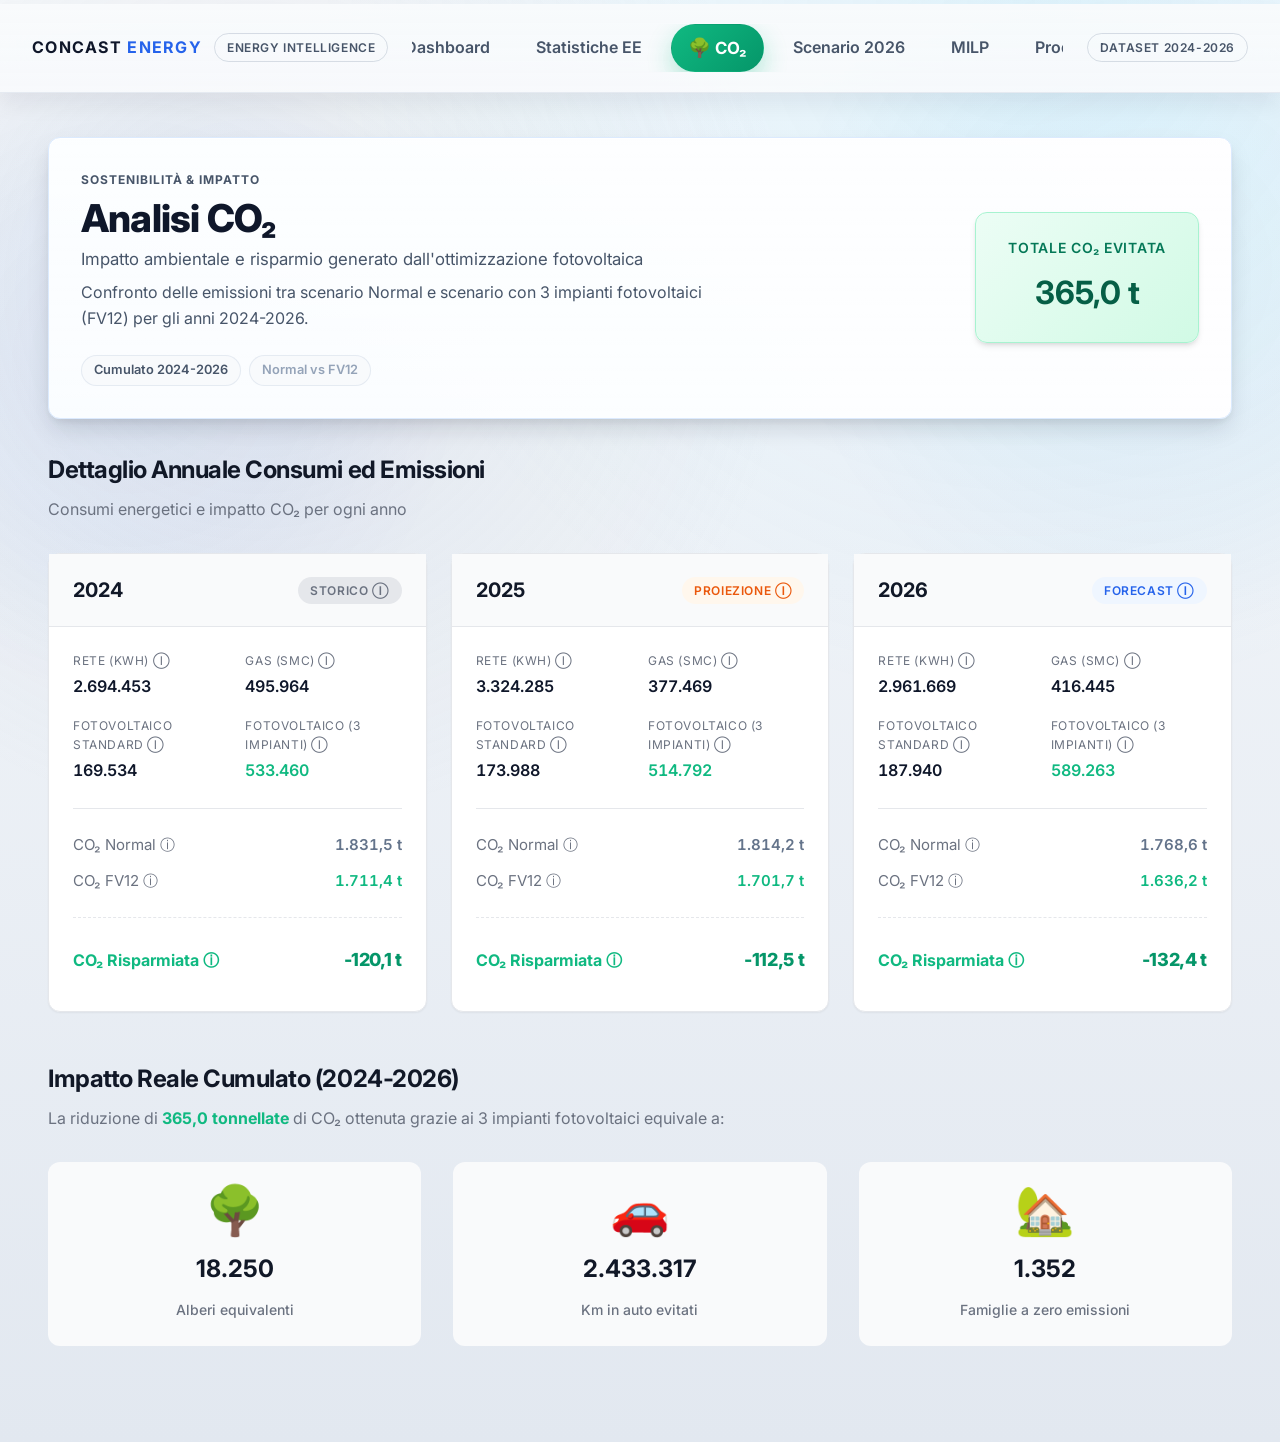
<file: apps/dashboard/co2.html>
<!DOCTYPE html>
<html lang="it">

<head>
    <meta charset="UTF-8">
    <meta name="viewport" content="width=device-width, initial-scale=1.0">
    <title>Analisi CO₂ - Dashboard Energia</title>
    <link rel="stylesheet" href="css/main.css">
    <link rel="stylesheet" href="css/co2.css">
    <link rel="preconnect" href="https://fonts.googleapis.com">
    <link rel="preconnect" href="https://fonts.gstatic.com" crossorigin>
    <link href="https://fonts.googleapis.com/css2?family=Inter:wght@400;500;600;700&display=swap" rel="stylesheet">
</head>

<body>
    <!-- Navigation -->
    <nav class="app-nav" aria-label="Navigazione principale">
        <div class="app-nav__inner">
            <div class="app-brand">
                <a href="index.html" class="app-logo" aria-label="Concast Energy Dashboard">Concast
                    <span>Energy</span></a>
                <span class="app-pill">Energy Intelligence</span>
            </div>
            <div class="app-nav__links">
                <a href="index.html" class="app-nav__link">Dashboard</a>
                <a href="stats.html" class="app-nav__link">Statistiche EE</a>
                <a href="co2.html" class="app-nav__link app-nav__link--co2 is-active"><span class="co2-tree">🌳</span>
                    CO₂</a>
                <a href="forecast.html" class="app-nav__link">Scenario 2026</a>
                <a href="milp.html" class="app-nav__link">MILP</a>
                <a href="prodopti.html" class="app-nav__link">Prod</a>
            </div>
            <div class="app-nav__meta">
                <span class="app-pill">Dataset 2024-2026</span>
            </div>
        </div>
    </nav>

    <!-- Main Content -->
    <div class="dashboard-shell">
        <main class="dashboard-main" style="grid-column: 1 / -1;">
            <div class="dashboard-container">

                <!-- Page Header -->
                <header class="page-header">
                    <div class="page-header__content">
                        <p class="eyebrow">Sostenibilità & Impatto</p>
                        <div class="header-title-group">
                            <h1 class="header-title">Analisi CO₂</h1>
                            <p class="header-subtitle">Impatto ambientale e risparmio generato dall'ottimizzazione
                                fotovoltaica</p>
                        </div>
                        <p class="page-description">
                            Confronto delle emissioni tra scenario Normal e scenario con 3 impianti fotovoltaici (FV12)
                            per gli anni 2024-2026.
                        </p>
                        <div class="page-meta">
                            <span class="meta-pill">Cumulato 2024-2026</span>
                            <span class="meta-pill meta-pill--muted">Normal vs FV12</span>
                        </div>
                    </div>
                    <div class="page-header__actions">
                        <div class="kpi-badge-large">
                            <span class="kpi-label">Totale CO₂ Evitata</span>
                            <span class="kpi-value-large" id="total-saved-kpi">--</span>
                        </div>
                    </div>
                </header>

                <!-- Loading & Error States -->
                <div id="co2-loading" class="loading-state">
                    <div class="spinner"></div>
                    <p>Caricamento dati in corso...</p>
                </div>

                <div id="co2-error" class="error-state" style="display: none;"></div>

                <!-- Yearly Breakdown Grid -->
                <section class="co2-yearly-section">
                    <div class="section-header">
                        <h2>Dettaglio Annuale Consumi ed Emissioni</h2>
                        <p>Consumi energetici e impatto CO₂ per ogni anno</p>
                    </div>
                    <div id="yearly-grid" class="yearly-grid">
                        <!-- Cards injected via JS -->
                    </div>
                </section>

                <!-- Real World Impact Section -->
                <section class="co2-impact-section">
                    <div class="section-header">
                        <h2>Impatto Reale Cumulato (2024-2026)</h2>
                        <p>La riduzione di <strong><span id="impact-total-co2">--</span> tonnellate</strong> di CO₂
                            ottenuta grazie ai 3 impianti fotovoltaici equivale a:</p>
                    </div>
                    <div id="equivalents-grid" class="equivalents-grid">
                        <!-- Equivalent cards injected via JS -->
                    </div>
                </section>

            </div>
        </main>
    </div>

    <!-- GSAP Animation Library -->
    <script src="https://cdnjs.cloudflare.com/ajax/libs/gsap/3.12.5/gsap.min.js"></script>
    <script src="js/co2.js"></script>
</body>

</html>
</file>
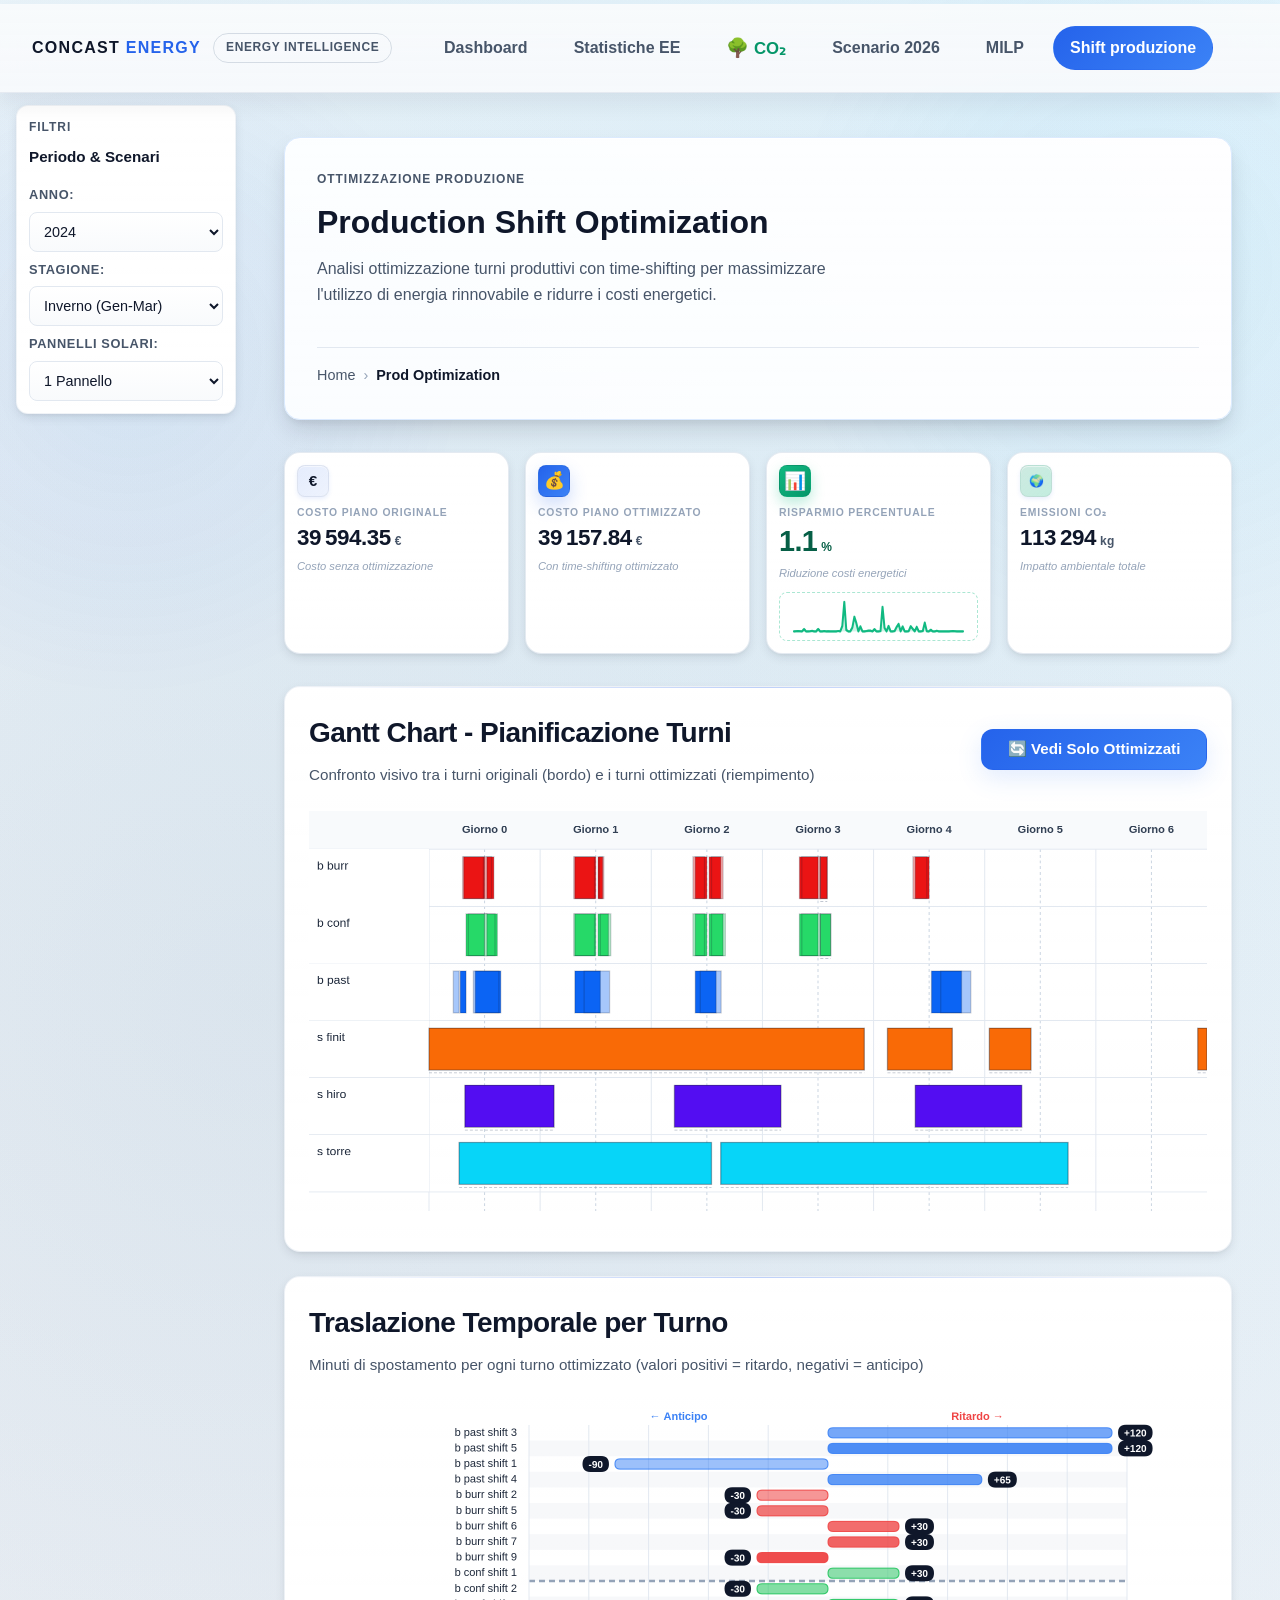
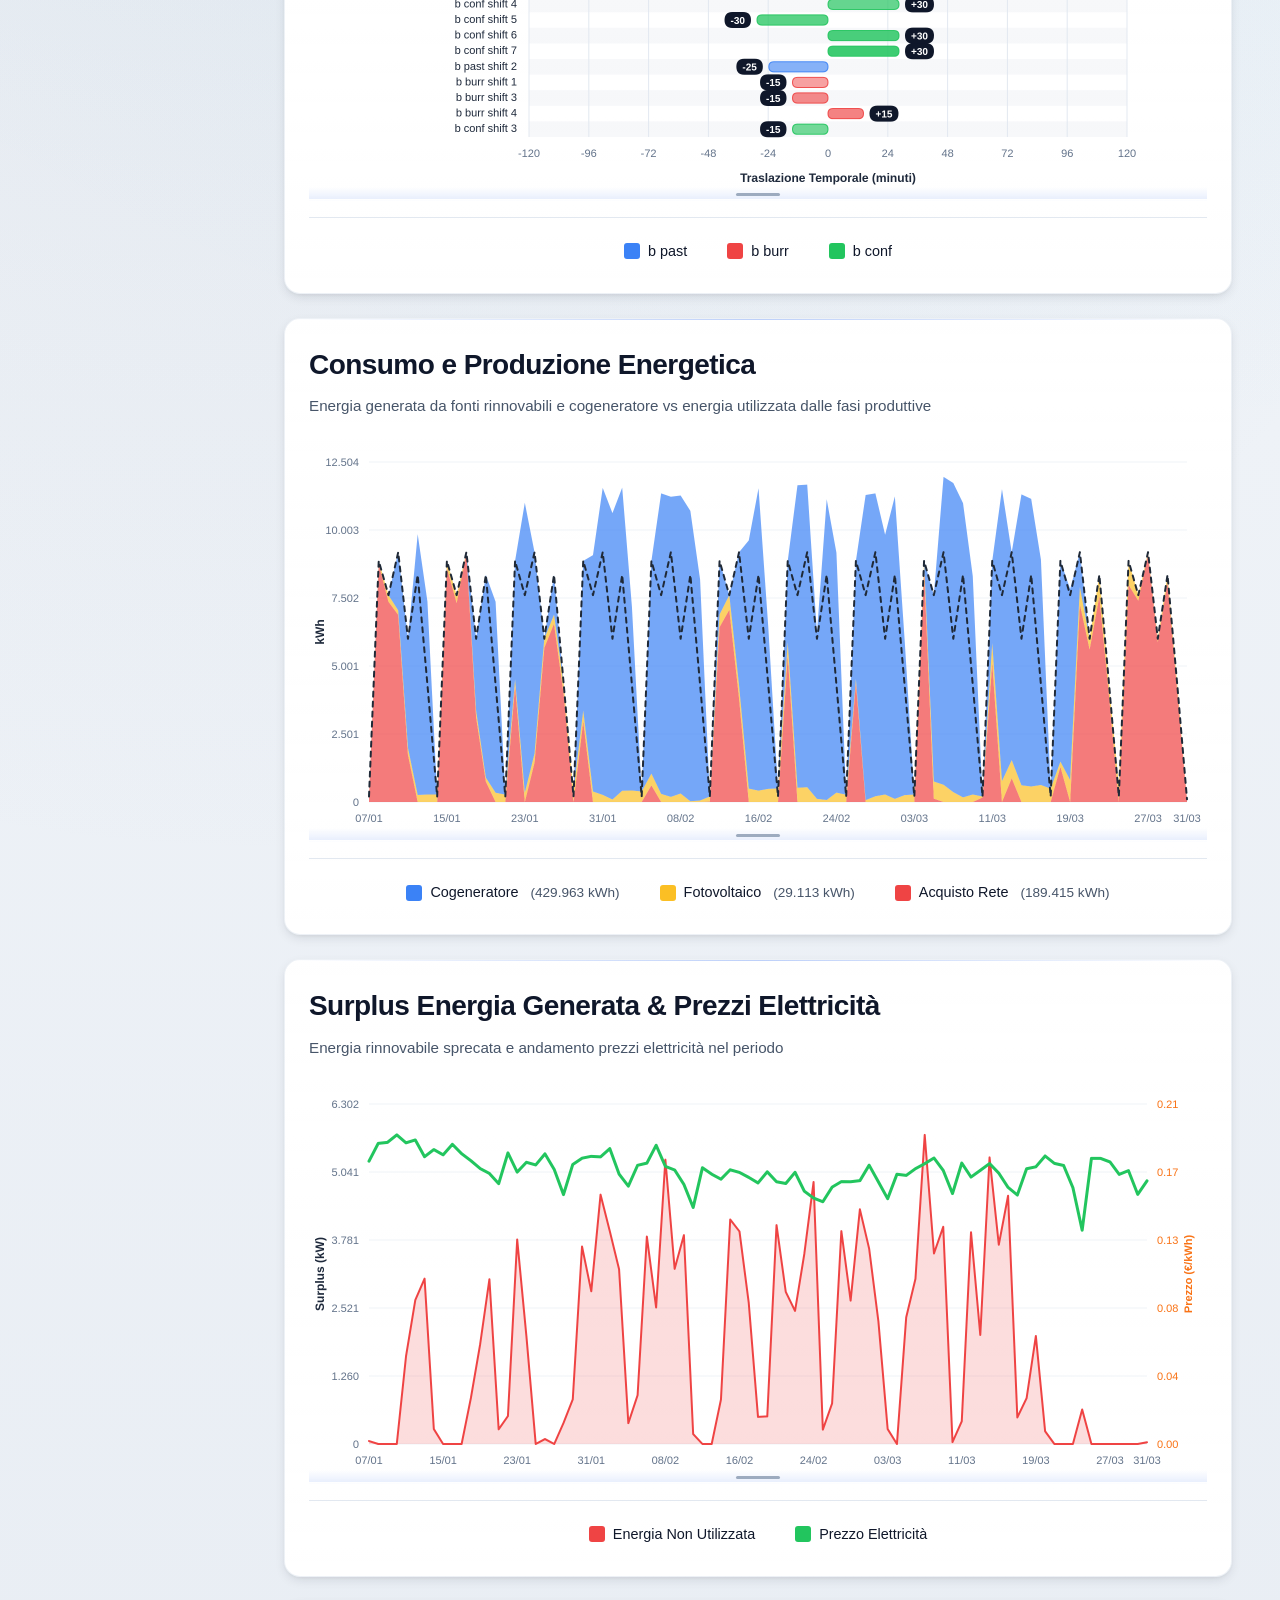
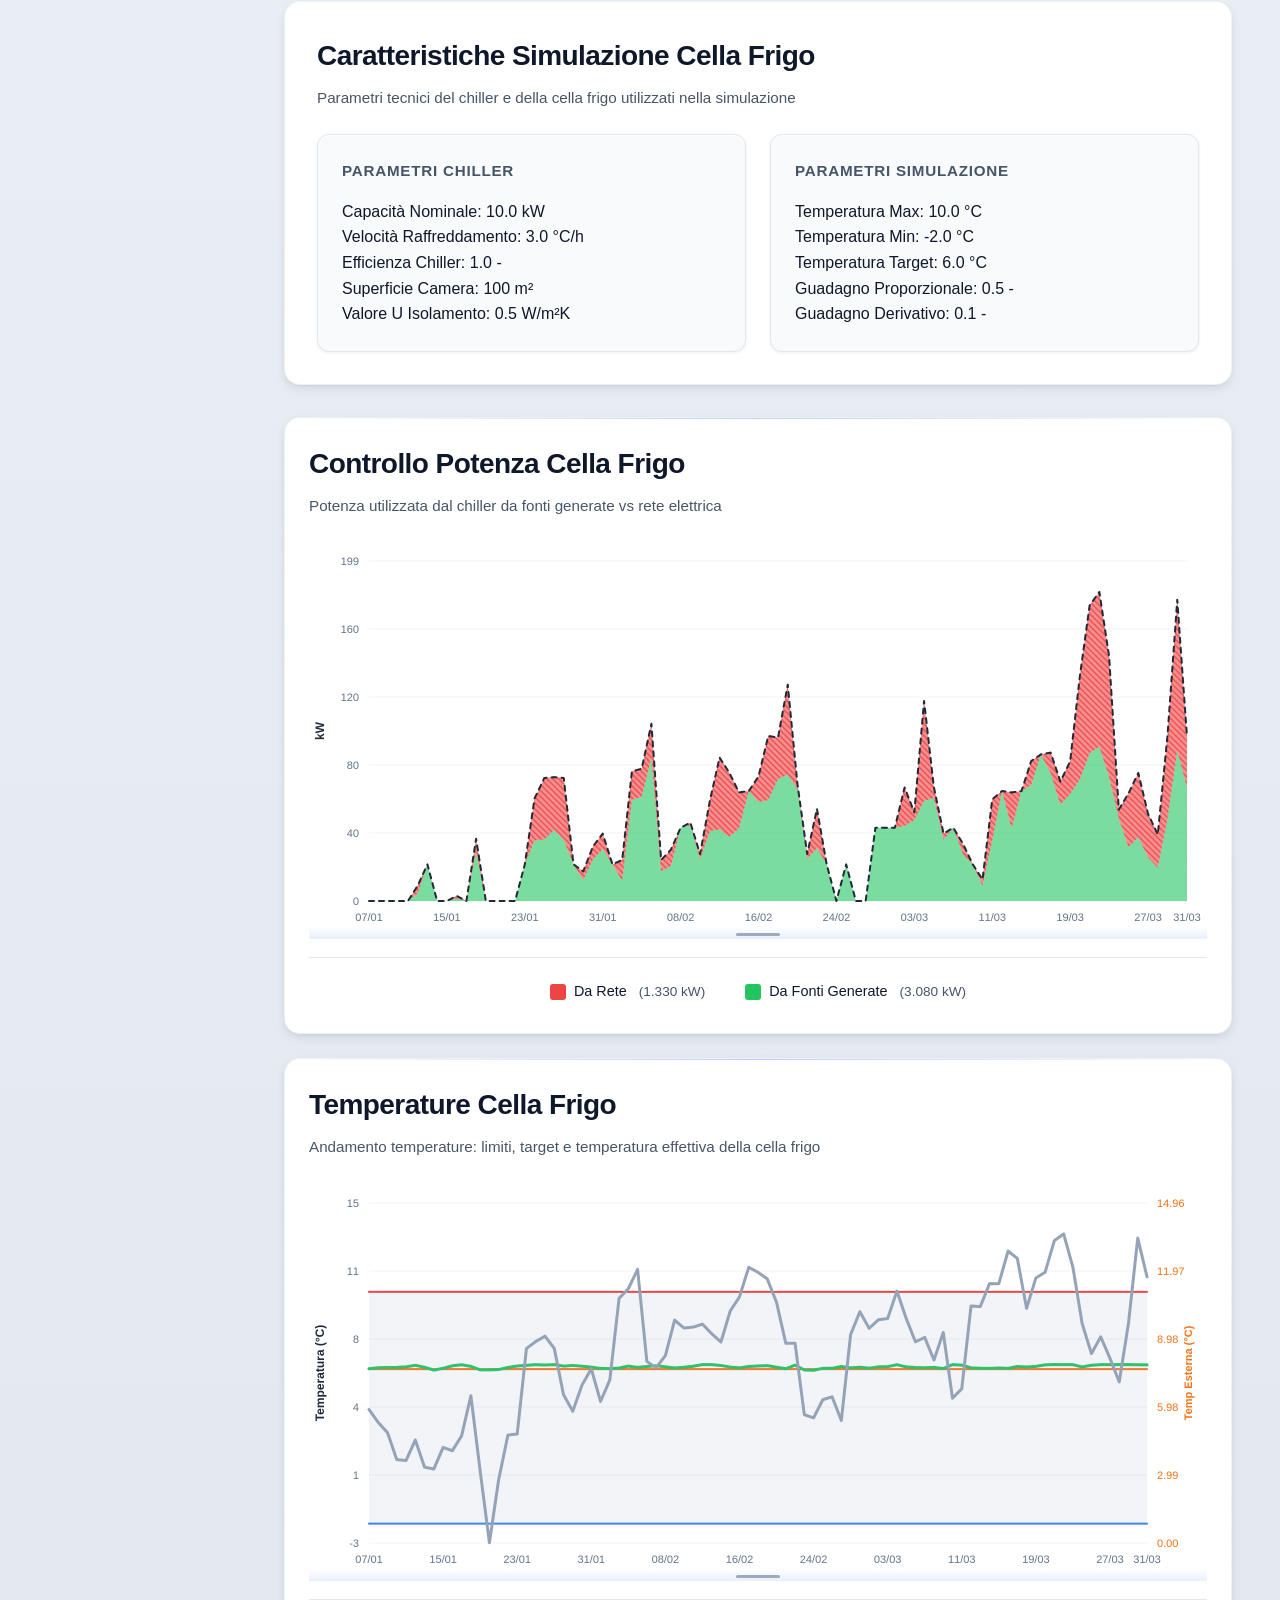
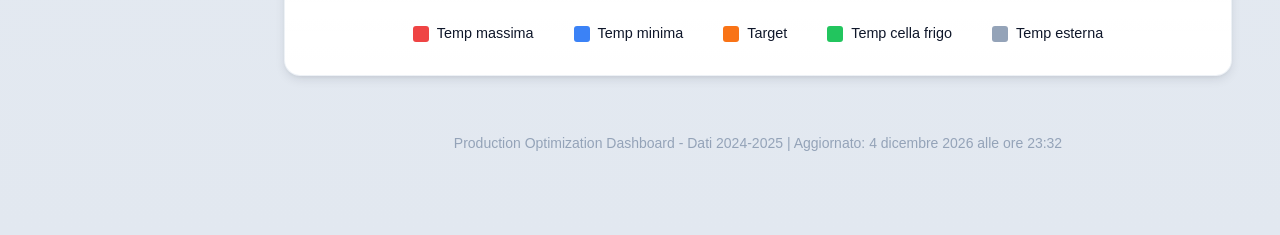
<file: apps/dashboard/prodopti.html>
<!DOCTYPE html>
<html lang="it">

<head>
    <meta charset="UTF-8">
    <meta name="viewport" content="width=device-width, initial-scale=1.0">
    <title>Production Optimization - Dashboard Energia CONCAST</title>
    <link rel="stylesheet" href="css/main.css">
    <link rel="stylesheet" href="css/charts.css">
    <style>
        /* Prod view: KPI styling aligned with design system */
        .prod-kpi-grid {
            grid-template-columns: repeat(auto-fit, minmax(220px, 1fr));
            gap: var(--space-lg);
            margin-bottom: var(--space-2xl);
        }

        .prod-kpi-grid .kpi-card {
            min-height: 140px;
            background: var(--card-glow), var(--bg-surface);
            border: 1px solid rgba(226, 232, 240, 0.9);
            box-shadow: var(--shadow-raised-md);
        }

        .prod-kpi-grid .kpi-icon {
            border: 1px solid rgba(15, 23, 42, 0.06);
        }

        .prod-kpi-grid .kpi-subtitle {
            color: var(--text-tertiary);
        }

        .kpi-card--euro {
            background: linear-gradient(180deg, rgba(15, 23, 42, 0.02), rgba(255, 255, 255, 0.9)), var(--bg-surface);
            border-color: rgba(148, 163, 184, 0.35);
        }

        .kpi-card--euro .kpi-icon {
            background: linear-gradient(135deg, rgba(37, 99, 235, 0.12), rgba(37, 99, 235, 0.08));
            color: var(--text-primary);
            font-size: 0.95rem;
        }

        .kpi-card--highlight {
            border: 1px solid rgba(37, 99, 235, 0.35);
            background: linear-gradient(135deg, rgba(37, 99, 235, 0.1), rgba(59, 130, 246, 0.05)), var(--bg-surface);
            box-shadow: var(--shadow-raised-lg), var(--accent-glow);
        }

        .kpi-card--highlight .kpi-icon {
            background: linear-gradient(135deg, #2563eb, #3b82f6);
            color: white;
            font-size: 1.05rem;
            box-shadow: 0 8px 18px rgba(37, 99, 235, 0.22);
        }

        .kpi-card--highlight .kpi-value {
            color: var(--text-primary);
        }

        .kpi-card--savings {
            border: 1px solid rgba(16, 185, 129, 0.45);
            background: linear-gradient(135deg, rgba(16, 185, 129, 0.12), rgba(59, 130, 246, 0.06)), var(--bg-surface);
            box-shadow: 0 14px 32px rgba(16, 185, 129, 0.18);
        }

        .kpi-card--savings .kpi-icon {
            background: linear-gradient(135deg, #10b981, #059669);
            color: white;
            font-size: 1.1rem;
            box-shadow: 0 6px 14px rgba(16, 185, 129, 0.28);
        }

        .kpi-card--savings .kpi-value {
            color: #065f46;
            font-size: 1.8rem;
            font-weight: 800;
        }

        .kpi-card--savings .kpi-unit {
            color: #065f46;
            font-weight: 700;
        }

        .kpi-card--co2 {
            border: 1px solid rgba(5, 150, 105, 0.35);
            background: linear-gradient(135deg, rgba(5, 150, 105, 0.08), rgba(15, 23, 42, 0.02)), var(--bg-surface);
        }

        .kpi-card--co2 .kpi-icon {
            background: linear-gradient(135deg, rgba(5, 150, 105, 0.2), rgba(16, 185, 129, 0.25));
            color: white;
        }

        .kpi-card--co2 .kpi-value {
            color: var(--text-primary);
        }

        .kpi-sparkline {
            margin-top: var(--space-sm);
            padding: var(--space-xs) var(--space-sm);
            border-radius: var(--radius-sm);
            border: 1px dashed rgba(16, 185, 129, 0.35);
            background: rgba(255, 255, 255, 0.7);
        }

        .gantt-toggle-btn {
            display: inline-flex;
            align-items: center;
            gap: var(--space-sm);
            padding: 0.65rem 1.6rem;
            border-radius: var(--radius-md);
            border: 1px solid rgba(37, 99, 235, 0.35);
            background: linear-gradient(135deg, #2563eb, #3b82f6);
            color: white;
            font-weight: 700;
            font-size: 0.95rem;
            box-shadow: var(--accent-glow);
            cursor: pointer;
            transition: transform 0.15s ease, box-shadow 0.2s ease, filter 0.2s ease;
        }

        .gantt-toggle-btn:hover {
            transform: translateY(-1px);
            box-shadow: var(--shadow-raised-lg), var(--accent-glow);
            filter: brightness(1.02);
        }

        .gantt-toggle-btn:active {
            transform: translateY(0);
            box-shadow: var(--shadow-raised-md);
        }

        /* Resizable chart containers */
        .chart-container {
            position: relative;
            min-height: 320px;
        }

        .chart-resize-handle {
            position: absolute;
            bottom: 0;
            left: 0;
            right: 0;
            height: 14px;
            cursor: ns-resize;
            background: linear-gradient(to bottom, transparent, rgba(37, 99, 235, 0.1));
            border-bottom: 2px solid transparent;
            transition: all 0.2s ease;
            z-index: 10;
        }

        .chart-resize-handle:hover {
            background: linear-gradient(to bottom, transparent, rgba(37, 99, 235, 0.18));
            border-bottom-color: rgba(37, 99, 235, 0.5);
        }

        .chart-resize-handle::after {
            content: '';
            position: absolute;
            bottom: 3px;
            left: 50%;
            transform: translateX(-50%);
            width: 44px;
            height: 3px;
            background: rgba(148, 163, 184, 0.9);
            border-radius: 2px;
        }

        .chart-container.resizing {
            user-select: none;
        }

        .chart-container.resizing .chart-resize-handle {
            background: rgba(37, 99, 235, 0.2);
            border-bottom-color: rgba(37, 99, 235, 0.6);
        }
    </style>
</head>

<body>
    <!-- Loading Overlay -->
    <div id="loading-overlay" class="loading-overlay">
        <div class="loading-spinner"></div>
        <p>Caricamento dati...</p>
    </div>

    <nav class="app-nav" aria-label="Navigazione principale">
        <div class="app-nav__inner">
            <div class="app-brand">
                <a href="index.html" class="app-logo" aria-label="Concast Energy Dashboard">Concast
                    <span>Energy</span></a>
                <span class="app-pill">Energy Intelligence</span>
            </div>
            <div class="app-nav__links">
                <a href="index.html" class="app-nav__link">Dashboard</a>
                <a href="stats.html" class="app-nav__link">Statistiche EE</a>
                <a href="co2.html" class="app-nav__link app-nav__link--co2"><span class="co2-tree">🌳</span> CO₂</a>
                <a href="forecast.html" class="app-nav__link">Scenario 2026</a>
                <a href="milp.html" class="app-nav__link">MILP</a>
                <a href="prodopti.html" class="app-nav__link is-active">Shift produzione</a>
            </div>
            <div class="app-nav__meta">
            </div>
        </div>
    </nav>

    <div class="dashboard-shell">
        <aside class="filters-rail" aria-label="Filtri periodo e scenari">
            <section class="time-filter filters-panel filters-panel--sticky">
                <p class="eyebrow">Filtri</p>
                <h2 class="filters-panel__title">Periodo &amp; Scenari</h2>
                
                <!-- Year Filter -->
                <div class="filter-group">
                    <label for="year-select">Anno:</label>
                    <select id="year-select">
                        <option value="2024">2024</option>
                        <option value="2025">2025</option>
                    </select>
                </div>

                <!-- Season Filter -->
                <div class="filter-group">
                    <label for="season-select">Stagione:</label>
                    <select id="season-select">
                        <option value="winter">Inverno (Gen-Mar)</option>
                        <option value="spring">Primavera (Mar-Giu)</option>
                        <option value="summer">Estate (Giu-Set)</option>
                        <option value="fall">Autunno (Set-Dic)</option>
                    </select>
                </div>

                <!-- Solar Panel Configuration -->
                <div class="filter-group">
                    <label for="panel-select">Pannelli Solari:</label>
                    <select id="panel-select">
                        <option value="one_solar_panel">1 Pannello</option>
                        <option value="three_solar_panels">3 Pannelli</option>
                    </select>
                </div>

                <!-- Plot Span Selection -->
                <div class="filter-group" style="display: none;">
                    <label for="plot-span-select">Span Grafici Energia:</label>
                    <select id="plot-span-select">
                        <option value="all">Intero Periodo</option>
                        <option value="month">Mese</option>
                        <option value="week">Settimana</option>
                        <option value="day">Giorno</option>
                    </select>
                </div>

                <!-- Daily Aggregation Toggle -->
                <div class="filter-group" style="display: none;"> 
                    <label>
                        <input type="checkbox" id="daily-aggregate-toggle" checked>
                        Aggrega Dati Giornalmente
                    </label>
                    <p style="font-size: 0.85rem; color: #64748b; margin-top: 0.25rem;">Raggruppa i dati per giorno per una visualizzazione più chiara</p>
                </div>
            </section>
        </aside>

        <main class="dashboard-main">
            <div class="dashboard-container">

                <!-- Enhanced Header -->
                <header class="dashboard-header page-header">
                    <div class="page-header__content">
                        <p class="eyebrow">Ottimizzazione Produzione</p>
                        <div class="header-title-group">
                            <h1>Production Shift Optimization</h1>
                        </div>
                        <p class="page-description">
                            Analisi ottimizzazione turni produttivi con time-shifting per massimizzare l'utilizzo di energia rinnovabile e ridurre i costi energetici.
                        </p>
                    </div>
                    <nav class="header-breadcrumb" aria-label="Breadcrumb">
                        <span class="breadcrumb-item">Home</span>
                        <span class="breadcrumb-separator">›</span>
                        <span class="breadcrumb-item breadcrumb-item--active">Prod Optimization</span>
                    </nav>
                </header>

                <!-- KPI Cards - Cost Savings -->
                <section class="kpi-section prod-kpi-grid">
                    <div class="kpi-card kpi-card--euro">
                        <div class="kpi-icon">€</div>
                        <div class="kpi-content">
                            <h3>Costo Piano Originale</h3>
                            <div class="kpi-metric">
                                <p class="kpi-value" id="kpi-original-cost">--</p>
                                <p class="kpi-unit">€</p>
                            </div>
                            <p class="kpi-subtitle">Costo senza ottimizzazione</p>
                        </div>
                    </div>
                    <div class="kpi-card kpi-card--euro kpi-card--highlight">
                        <div class="kpi-icon">💰</div>
                        <div class="kpi-content">
                            <h3>Costo Piano Ottimizzato</h3>
                            <div class="kpi-metric">
                                <p class="kpi-value" id="kpi-optimized-cost">--</p>
                                <p class="kpi-unit">€</p>
                            </div>
                            <p class="kpi-subtitle">Con time-shifting ottimizzato</p>
                        </div>
                    </div>
                    <div class="kpi-card kpi-card--savings">
                        <div class="kpi-icon">📊</div>
                        <div class="kpi-content">
                            <h3>Risparmio Percentuale</h3>
                            <div class="kpi-metric">
                                <p class="kpi-value" id="kpi-savings-percent">--</p>
                                <p class="kpi-unit">%</p>
                            </div>
                            <p class="kpi-subtitle">Riduzione costi energetici</p>
                            <div class="kpi-sparkline">
                                <canvas id="sparkline-savings" height="40"></canvas>
                            </div>
                        </div>
                    </div>
                    <div class="kpi-card kpi-card--co2">
                        <div class="kpi-icon">🌍</div>
                        <div class="kpi-content">
                            <h3>Emissioni CO₂</h3>
                            <div class="kpi-metric">
                                <p class="kpi-value" id="kpi-co2-emissions">--</p>
                                <p class="kpi-unit">kg</p>
                            </div>
                            <p class="kpi-subtitle">Impatto ambientale totale</p>
                        </div>
                    </div>
                </section>

                <!-- Gantt Chart Section -->
                <section class="chart-section">
                    <div class="section-header">
                        <div style="display: flex; justify-content: space-between; align-items: center; flex-wrap: wrap; gap: 1rem;">
                            <div>
                                <h2>Gantt Chart - Pianificazione Turni</h2>
                                <p id="gantt-description">Confronto visivo tra i turni originali (bordo) e i turni ottimizzati (riempimento)</p>
                            </div>
                            <button 
                                id="gantt-toggle-btn"
                                onclick="ProdOptiApp.toggleGanttView()"
                                class="gantt-toggle-btn">
                                🔄 Vedi Solo Ottimizzati
                            </button>
                        </div>
                    </div>
                    <div class="chart-container">
                        <canvas id="chart-gantt"></canvas>
                    </div>
                </section>

                <!-- Time Shift Translation Chart -->
                <section class="chart-section">
                    <div class="section-header">
                        <h2>Traslazione Temporale per Turno</h2>
                        <p>Minuti di spostamento per ogni turno ottimizzato (valori positivi = ritardo, negativi = anticipo)</p>
                    </div>
                    <div class="chart-container" data-chart-id="time-shift">
                        <canvas id="chart-time-shift"></canvas>
                        <div class="chart-resize-handle"></div>
                    </div>
                    <div class="chart-legend" id="legend-time-shift"></div>
                </section>

                <!-- Energy Consumption Plot -->
                <section class="chart-section">
                    <div class="section-header">
                        <h2>Consumo e Produzione Energetica</h2>
                        <p>Energia generata da fonti rinnovabili e cogeneratore vs energia utilizzata dalle fasi produttive</p>
                    </div>
                    <div class="chart-container" data-chart-id="energy-consumption">
                        <canvas id="chart-energy-consumption"></canvas>
                        <div class="chart-resize-handle"></div>
                    </div>
                    <div class="chart-legend" id="legend-energy-consumption"></div>
                </section>

                <!-- Generated Energy Surplus & Prices -->
                <section class="chart-section">
                    <div class="section-header">
                        <h2>Surplus Energia Generata & Prezzi Elettricità</h2>
                        <p>Energia rinnovabile sprecata e andamento prezzi elettricità nel periodo</p>
                    </div>
                    <div class="chart-container" data-chart-id="surplus-prices">
                        <canvas id="chart-surplus-prices"></canvas>
                        <div class="chart-resize-handle"></div>
                    </div>
                    <div class="chart-legend" id="legend-surplus-prices"></div>
                </section>

                <!-- Cold Room Simulation Characteristics -->
                <section class="efficiency-section">
                    <div class="section-header">
                        <h2>Caratteristiche Simulazione Cella Frigo</h2>
                        <p>Parametri tecnici del chiller e della cella frigo utilizzati nella simulazione</p>
                    </div>
                    <div class="efficiency-grid">
                        <!-- Chiller Parameters -->
                        <div class="efficiency-card">
                            <h3>Parametri Chiller</h3>
                            <div class="efficiency-stat">
                                <span class="efficiency-label">Capacità Nominale:</span>
                                <span class="efficiency-value" id="chiller-nominal-capacity">--</span>
                                <span class="efficiency-unit">kW</span>
                            </div>
                            <div class="efficiency-stat">
                                <span class="efficiency-label">Velocità Raffreddamento:</span>
                                <span class="efficiency-value" id="chiller-cooling-rate">--</span>
                                <span class="efficiency-unit">°C/h</span>
                            </div>
                            <div class="efficiency-stat">
                                <span class="efficiency-label">Efficienza Chiller:</span>
                                <span class="efficiency-value" id="chiller-efficiency">--</span>
                                <span class="efficiency-unit">-</span>
                            </div>
                            <div class="efficiency-stat">
                                <span class="efficiency-label">Superficie Camera:</span>
                                <span class="efficiency-value" id="room-surface-area">--</span>
                                <span class="efficiency-unit">m²</span>
                            </div>
                            <div class="efficiency-stat">
                                <span class="efficiency-label">Valore U Isolamento:</span>
                                <span class="efficiency-value" id="room-u-value">--</span>
                                <span class="efficiency-unit">W/m²K</span>
                            </div>
                        </div>

                        <!-- Simulation Parameters -->
                        <div class="efficiency-card">
                            <h3>Parametri Simulazione</h3>
                            <div class="efficiency-stat">
                                <span class="efficiency-label">Temperatura Max:</span>
                                <span class="efficiency-value" id="sim-max-temp">--</span>
                                <span class="efficiency-unit">°C</span>
                            </div>
                            <div class="efficiency-stat">
                                <span class="efficiency-label">Temperatura Min:</span>
                                <span class="efficiency-value" id="sim-min-temp">--</span>
                                <span class="efficiency-unit">°C</span>
                            </div>
                            <div class="efficiency-stat">
                                <span class="efficiency-label">Temperatura Target:</span>
                                <span class="efficiency-value" id="sim-target-temp">--</span>
                                <span class="efficiency-unit">°C</span>
                            </div>
                            <div class="efficiency-stat">
                                <span class="efficiency-label">Guadagno Proporzionale:</span>
                                <span class="efficiency-value" id="sim-proportional-gain">--</span>
                                <span class="efficiency-unit">-</span>
                            </div>
                            <div class="efficiency-stat">
                                <span class="efficiency-label">Guadagno Derivativo:</span>
                                <span class="efficiency-value" id="sim-derivative-gain">--</span>
                                <span class="efficiency-unit">-</span>
                            </div>
                        </div>
                    </div>
                </section>

                <!-- Chiller Control Plot -->
                <section class="chart-section">
                    <div class="section-header">
                        <h2>Controllo Potenza Cella Frigo</h2>
                        <p>Potenza utilizzata dal chiller da fonti generate vs rete elettrica</p>
                    </div>
                    <div class="chart-container" data-chart-id="chiller-control">
                        <canvas id="chart-chiller-control"></canvas>
                        <div class="chart-resize-handle"></div>
                    </div>
                    <div class="chart-legend" id="legend-chiller-control"></div>
                </section>

                <!-- Chiller Temperature Plot -->
                <section class="chart-section">
                    <div class="section-header">
                        <h2>Temperature Cella Frigo</h2>
                        <p>Andamento temperature: limiti, target e temperatura effettiva della cella frigo</p>
                    </div>
                    <div class="chart-container" data-chart-id="chiller-temperature">
                        <canvas id="chart-chiller-temperature"></canvas>
                        <div class="chart-resize-handle"></div>
                    </div>
                    <div class="chart-legend" id="legend-chiller-temperature"></div>
                </section>

                <!-- Footer -->
                <footer class="dashboard-footer">
                    <p>Production Optimization Dashboard - Dati 2024-2025 | Aggiornato: <span id="last-update"></span></p>
                </footer>

            </div>
        </main>
    </div>

    <!-- GSAP Animation Library -->
    <script src="https://cdnjs.cloudflare.com/ajax/libs/gsap/3.12.5/gsap.min.js"></script>
    <script src="js/dashboardAnimations.js"></script>

    <!-- Scripts -->
    <script src="js/config.js"></script>
    <script src="js/optprod_charts.js?v=2"></script>
    <script src="js/optprod_init.js?v=2"></script>
</body>

</html>
</file>
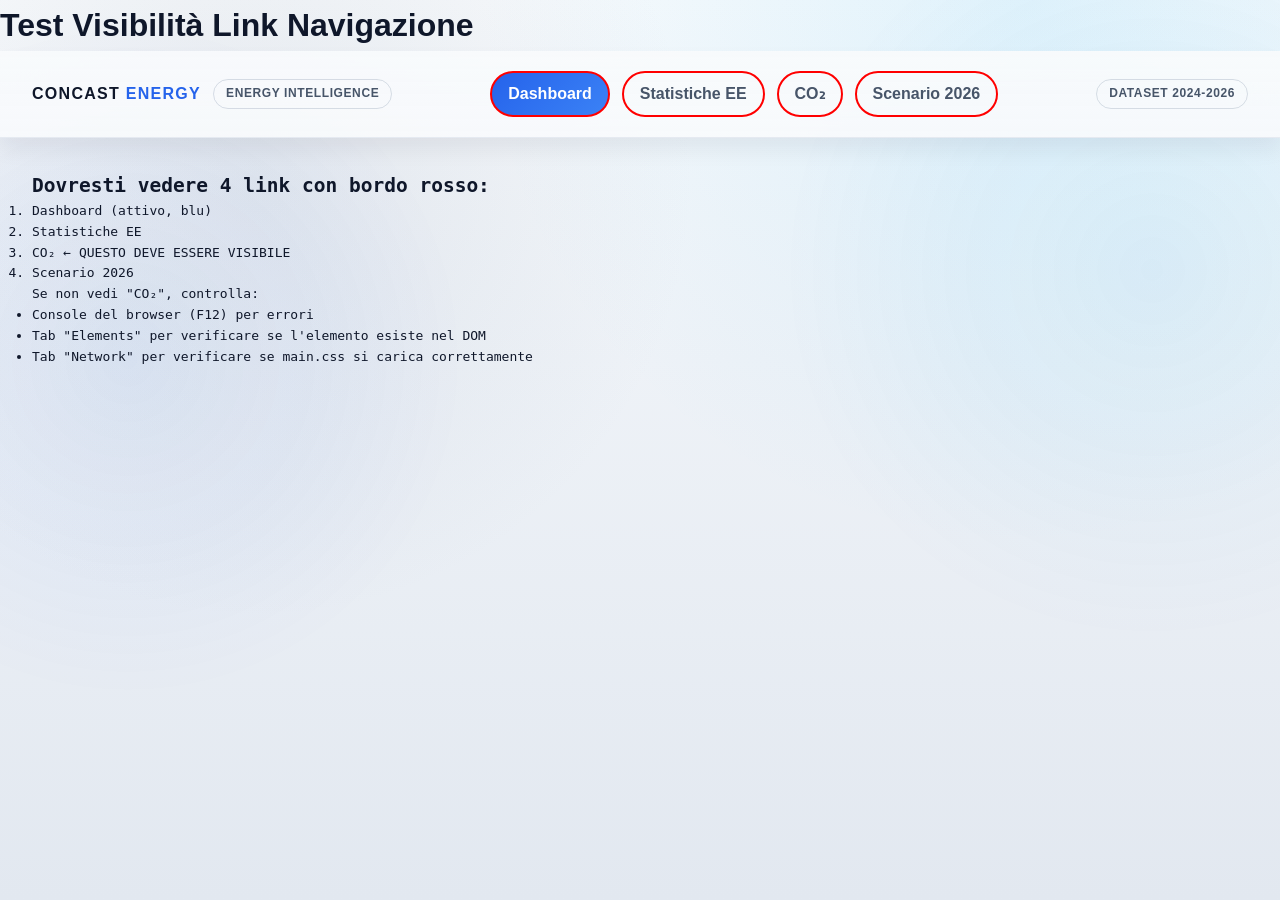
<file: apps/dashboard/test-nav.html>
<!DOCTYPE html>
<html lang="it">

<head>
    <meta charset="UTF-8">
    <meta name="viewport" content="width=device-width, initial-scale=1.0">
    <title>Test Navigazione</title>
    <link rel="stylesheet" href="css/main.css">
    <style>
        /* Debug styles */
        .app-nav__link {
            border: 2px solid red !important;
            display: inline-block !important;
            visibility: visible !important;
            opacity: 1 !important;
        }
    </style>
</head>

<body>
    <h1>Test Visibilità Link Navigazione</h1>

    <nav class="app-nav" aria-label="Navigazione principale">
        <div class="app-nav__inner">
            <div class="app-brand">
                <a href="index.html" class="app-logo" aria-label="Concast Energy Dashboard">Concast
                    <span>Energy</span></a>
                <span class="app-pill">Energy Intelligence</span>
            </div>
            <div class="app-nav__links">
                <a href="index.html" class="app-nav__link is-active">Dashboard</a>
                <a href="stats.html" class="app-nav__link">Statistiche EE</a>
                <a href="co2.html" class="app-nav__link">CO₂</a>
                <a href="forecast.html" class="app-nav__link">Scenario 2026</a>
            </div>
            <div class="app-nav__meta">
                <span class="app-pill">Dataset 2024-2026</span>
            </div>
        </div>
    </nav>

    <div style="padding: 2rem; font-family: monospace;">
        <h2>Dovresti vedere 4 link con bordo rosso:</h2>
        <ol>
            <li>Dashboard (attivo, blu)</li>
            <li>Statistiche EE</li>
            <li>CO₂ ← QUESTO DEVE ESSERE VISIBILE</li>
            <li>Scenario 2026</li>
        </ol>

        <p>Se non vedi "CO₂", controlla:</p>
        <ul>
            <li>Console del browser (F12) per errori</li>
            <li>Tab "Elements" per verificare se l'elemento esiste nel DOM</li>
            <li>Tab "Network" per verificare se main.css si carica correttamente</li>
        </ul>
    </div>
</body>

</html>
</file>
<file: apps/dashboard/css/main.css>
/* Reset e variabili */
* {
    margin: 0;
    padding: 0;
    box-sizing: border-box;
}

:root {
    --layout-max-width: 1400px;
    --primary-color: #2563eb;
    --secondary-color: #f59e0b;
    --success-color: #10b981;
    --danger-color: #ef4444;
    --warning-color: #f59e0b;

    /* Sistema colore a layer */
    --bg-base: #f0f4f8;
    /* Layer più profondo */
    --bg-surface: #ffffff;
    /* Surface layer (card) */
    --bg-elevated: #f8fafc;
    /* Layer leggermente elevato */

    --text-primary: #0f172a;
    /* Testo principale con più contrasto */
    --text-secondary: #475569;
    /* Testo secondario */
    --text-tertiary: #94a3b8;
    /* Testo terziario attenuato */
    --border-color: #e2e8f0;
    --border-focus: #2563eb;

    /* Sistema ombre duali per profondità premium */
    --shadow-raised-sm:
        0 1px 3px 0 rgba(15, 23, 42, 0.08),
        inset 0 1px 0 rgba(255, 255, 255, 0.9);
    --shadow-raised-md:
        0 4px 12px -2px rgba(15, 23, 42, 0.12),
        0 2px 4px -1px rgba(15, 23, 42, 0.06),
        inset 0 1px 0 rgba(255, 255, 255, 0.9);
    --shadow-raised-lg:
        0 12px 24px -4px rgba(15, 23, 42, 0.15),
        0 4px 8px -2px rgba(15, 23, 42, 0.08),
        inset 0 1px 0 rgba(255, 255, 255, 0.95);

    /* Ombre insettate per look incassato */
    --shadow-inset:
        inset 0 2px 4px rgba(15, 23, 42, 0.1),
        inset 0 -1px 0 rgba(255, 255, 255, 0.5);

    /* Spaziatura sistema (multipli di 4px) */
    --space-xs: 0.25rem;
    /* 4px */
    --space-sm: 0.5rem;
    /* 8px */
    --space-md: 0.75rem;
    /* 12px */
    --space-lg: 1rem;
    /* 16px */
    --space-xl: 1.5rem;
    /* 24px */
    --space-2xl: 2rem;
    /* 32px */
    --space-3xl: 2.5rem;
    /* 40px */

    /* Border radius coerenti */
    --radius-sm: 0.5rem;
    /* 8px */
    --radius-md: 0.75rem;
    /* 12px */
    --radius-lg: 1rem;
    /* 16px */

    --hero-bg: linear-gradient(135deg, #e0f2fe 0%, #f8fbff 100%);
    --hero-border: #dbeafe;

    /* Layered look & glow */
    --bg-gradient: radial-gradient(circle at 20% 20%, rgba(148, 163, 184, 0.18), transparent 35%), radial-gradient(circle at 80% 0%, rgba(56, 189, 248, 0.12), transparent 40%), linear-gradient(180deg, #f8fafc 0%, #eef2f7 40%, #e2e8f0 100%);
    --card-glow: linear-gradient(180deg, rgba(255, 255, 255, 0.9), rgba(255, 255, 255, 0.82));
    --card-sheen: linear-gradient(90deg, rgba(255, 255, 255, 0), rgba(255, 255, 255, 0.4), rgba(255, 255, 255, 0));
    --accent-glow: 0 8px 24px rgba(59, 130, 246, 0.15);
}

body {
    font-family: 'Inter var', 'Inter', -apple-system, BlinkMacSystemFont, 'Segoe UI', Roboto, 'Helvetica Neue', Arial, sans-serif;
    background: var(--bg-gradient);
    color: var(--text-primary);
    line-height: 1.6;
    min-height: 100vh;
    -webkit-font-smoothing: antialiased;
    position: relative;
}

body::before {
    content: '';
    position: fixed;
    inset: 0;
    pointer-events: none;
    background: radial-gradient(circle at 10% 40%, rgba(37, 99, 235, 0.08), transparent 28%), radial-gradient(circle at 90% 30%, rgba(14, 165, 233, 0.07), transparent 30%);
    opacity: 0.9;
    z-index: -1;
}

.app-nav {
    position: sticky;
    top: var(--space-xs);
    z-index: 30;
    background: linear-gradient(180deg, rgba(248, 250, 252, 0.95), rgba(248, 250, 252, 0.92));
    border-bottom: 1px solid rgba(226, 232, 240, 0.85);
    backdrop-filter: blur(22px);
    -webkit-backdrop-filter: blur(22px);
    box-shadow: 0 12px 20px rgba(15, 23, 42, 0.06);
    padding: var(--space-xs) 0;
    overflow: visible;
}

.app-nav__inner {
    max-width: var(--layout-max-width);
    margin: 0 auto;
    padding: var(--space-lg) var(--space-2xl);
    display: flex;
    align-items: center;
    justify-content: flex-start;
    gap: var(--space-xl);
    flex-wrap: nowrap;
    overflow: visible;
}

.app-brand {
    display: flex;
    align-items: center;
    gap: var(--space-md);
    flex: 0 0 auto;
    white-space: nowrap;
}

.app-logo {
    font-size: 1rem;
    font-weight: 700;
    letter-spacing: 0.08em;
    text-transform: uppercase;
    color: var(--text-primary);
    text-decoration: none;
}

.app-logo span {
    color: var(--primary-color);
}

.app-nav__links {
    display: flex;
    align-items: center;
    gap: var(--space-md);
    flex-wrap: nowrap;
    overflow-x: auto;
    white-space: nowrap;
    justify-content: center;
    flex: 1 1 auto;
    min-width: 0;
}

.app-nav__link {
    text-decoration: none;
    padding: var(--space-sm) var(--space-lg);
    border-radius: 999px;
    font-weight: 600;
    color: var(--text-secondary);
    border: 1px solid transparent;
    transition: all 0.2s ease;
    white-space: nowrap;
    flex-shrink: 0;
}

.app-nav__link:hover {
    color: var(--text-primary);
    border-color: rgba(37, 99, 235, 0.2);
    box-shadow: 0 6px 18px rgba(15, 23, 42, 0.08);
}

.app-nav__link.is-active {
    color: #fff;
    background: linear-gradient(135deg, #2563eb, #3b82f6);
    border-color: transparent;
    box-shadow: none;
}

/* Special CO₂ Link Styling */
.app-nav__link--co2 {
    color: #059669 !important;
    font-size: 1.05rem;
    font-weight: 700;
    position: relative;
    z-index: 2;
    overflow: visible;
    animation: co2-pulse 2.5s ease-in-out infinite;
}

.app-nav__link--co2::after {
    content: '';
    position: absolute;
    inset: -8px;
    border-radius: 999px;
    box-shadow: 0 0 0 0 rgba(16, 185, 129, 0.28);
    z-index: -1;
    animation: co2-glow 2.5s ease-in-out infinite;
    pointer-events: none;
}

.app-nav__link--co2:hover {
    color: #047857 !important;
    border-color: rgba(5, 150, 105, 0.3);
    box-shadow: 0 6px 18px rgba(5, 150, 105, 0.15);
}

.app-nav__link--co2.is-active {
    color: #fff !important;
    background: linear-gradient(135deg, #10b981, #059669);
    border-color: transparent;
    box-shadow: 0 10px 25px rgba(16, 185, 129, 0.3);
}

.co2-tree {
    display: inline-block;
    animation: tree-rotate 3s ease-in-out infinite;
    font-size: 1.1em;
    transform-origin: center bottom;
}

/* Pulsating animation for CO2 link */
@keyframes co2-pulse {

    0%,
    100% {
        transform: scale(1);
        box-shadow: 0 0 0 0 rgba(16, 185, 129, 0.4);
    }

    50% {
        transform: scale(1.03);
        box-shadow: 0 0 0 8px rgba(16, 185, 129, 0);
    }
}

@keyframes co2-glow {
    0%,
    100% {
        box-shadow: 0 0 0 0 rgba(16, 185, 129, 0.25);
    }

    50% {
        box-shadow: 0 0 0 12px rgba(16, 185, 129, 0);
    }
}

/* Rotating tree animation */
@keyframes tree-rotate {

    0%,
    100% {
        transform: rotate(0deg);
    }

    25% {
        transform: rotate(-8deg);
    }

    75% {
        transform: rotate(8deg);
    }
}

.app-nav__meta {
    display: flex;
    align-items: center;
    gap: var(--space-sm);
    flex: 0 0 auto;
    justify-content: flex-end;
    white-space: nowrap;
    margin-left: auto;
}

.app-pill {
    display: inline-flex;
    align-items: center;
    gap: var(--space-xs);
    padding: var(--space-xs) var(--space-md);
    border-radius: 999px;
    border: 1px solid rgba(148, 163, 184, 0.35);
    font-size: 0.75rem;
    letter-spacing: 0.05em;
    text-transform: uppercase;
    color: var(--text-secondary);
    font-weight: 600;
    white-space: nowrap;
}

/* Loading Overlay */
.loading-overlay {
    position: fixed;
    top: 0;
    left: 0;
    right: 0;
    bottom: 0;
    background: rgba(255, 255, 255, 0.95);
    display: flex;
    flex-direction: column;
    align-items: center;
    justify-content: center;
    z-index: 9999;
}

.loading-overlay.hidden {
    display: none;
}

.loading-spinner {
    width: 50px;
    height: 50px;
    border: 4px solid var(--border-color);
    border-top-color: var(--primary-color);
    border-radius: 50%;
    animation: spin 1s linear infinite;
}

@keyframes spin {
    to {
        transform: rotate(360deg);
    }
}

/* Main Container */
.dashboard-shell {
    display: grid;
    grid-template-columns: 220px minmax(0, 1fr);
    gap: var(--space-lg);
    max-width: calc(var(--layout-max-width) + 220px);
    margin: 0 auto;
    padding: var(--space-lg);
    align-items: flex-start;
}

.dashboard-main {
    width: 100%;
}

.filters-rail {
    position: sticky;
    top: calc(72px + var(--space-md));
    align-self: start;
    height: calc(100vh - 96px);
}

.dashboard-container {
    max-width: var(--layout-max-width);
    margin: 0 auto;
    padding: var(--space-2xl);
}

/* Header */
.page-header,
.dashboard-header {
    position: relative;
    margin-bottom: var(--space-2xl);
    padding: var(--space-2xl);
    background: var(--card-glow), var(--hero-bg);
    color: var(--text-primary);
    border-radius: var(--radius-lg);
    box-shadow: var(--shadow-raised-lg);
    border: 1px solid var(--hero-border);
    overflow: hidden;
}

.page-header {
    display: grid;
    grid-template-columns: minmax(0, 1.2fr) minmax(0, 0.8fr);
    gap: var(--space-xl);
}

.page-header--centered {
    grid-template-columns: minmax(0, 1fr);
    text-align: center;
}

.page-header--single {
    grid-template-columns: 1fr;
}

.page-header__content {
    display: flex;
    flex-direction: column;
    gap: var(--space-sm);
}

.page-header__actions {
    display: flex;
    flex-direction: column;
    align-items: flex-end;
    justify-content: center;
    gap: var(--space-md);
}

.page-header--centered .page-header__actions {
    align-items: center;
}

.eyebrow {
    font-size: 0.75rem;
    text-transform: uppercase;
    letter-spacing: 0.08em;
    color: var(--text-secondary);
    font-weight: 700;
}

.page-description {
    font-size: 1rem;
    color: var(--text-secondary);
    line-height: 1.6;
}

.page-meta {
    display: flex;
    flex-wrap: wrap;
    gap: var(--space-sm);
    margin-top: var(--space-lg);
}

.page-header .page-meta,
.page-header .header-breadcrumb {
    grid-column: 1 / -1;
}

.meta-pill {
    display: inline-flex;
    align-items: center;
    gap: var(--space-xs);
    padding: var(--space-xs) var(--space-md);
    background: var(--bg-elevated);
    border-radius: 999px;
    border: 1px solid rgba(226, 232, 240, 0.8);
    font-size: 0.8rem;
    font-weight: 600;
    color: var(--text-secondary);
}

.meta-pill--muted {
    color: var(--text-tertiary);
}

.page-meta--on-dark .meta-pill {
    background: rgba(15, 23, 42, 0.35);
    border-color: rgba(248, 250, 252, 0.35);
    color: rgba(248, 250, 252, 0.85);
}

.page-highlights {
    width: 100%;
    max-width: 360px;
    padding: var(--space-xl);
    background: var(--bg-elevated);
    border-radius: var(--radius-md);
    border: 1px solid rgba(226, 232, 240, 0.7);
    box-shadow: var(--shadow-raised-sm);
}

.page-highlights__title {
    font-size: 0.8rem;
    text-transform: uppercase;
    letter-spacing: 0.08em;
    color: var(--text-tertiary);
    margin-bottom: var(--space-sm);
    font-weight: 700;
}

.page-highlights__list {
    list-style: none;
    display: flex;
    flex-direction: column;
    gap: var(--space-sm);
    padding: 0;
    margin: 0;
}

.page-highlights__item {
    display: flex;
    gap: var(--space-sm);
    font-size: 0.95rem;
    line-height: 1.4;
    color: var(--text-secondary);
}

.page-highlights__item::before {
    content: '•';
    color: var(--primary-color);
    font-weight: 700;
}

.page-controls {
    display: flex;
    flex-wrap: wrap;
    gap: var(--space-xl);
    align-items: flex-end;
}

.page-note {
    font-size: 0.9rem;
    color: var(--text-secondary);
    max-width: 520px;
}

.ghost-link {
    text-decoration: none;
    padding: var(--space-sm) var(--space-lg);
    border-radius: var(--radius-sm);
    border: 1px solid var(--border-color);
    font-weight: 600;
    color: var(--text-primary);
    display: inline-flex;
    align-items: center;
    gap: var(--space-sm);
    transition: all 0.2s ease;
}

.ghost-link:hover {
    color: var(--primary-color);
    border-color: rgba(37, 99, 235, 0.4);
    box-shadow: 0 6px 20px rgba(15, 23, 42, 0.08);
    transform: translateY(-1px);
}

.ghost-link--on-dark {
    border-color: rgba(248, 250, 252, 0.4);
    color: rgba(248, 250, 252, 0.9);
}

.ghost-link--on-dark:hover {
    color: #fff;
    border-color: rgba(255, 255, 255, 0.6);
}

.input-label {
    font-size: 0.85rem;
    text-transform: uppercase;
    letter-spacing: 0.08em;
    color: var(--text-secondary);
    font-weight: 600;
}

.input-select {
    padding: var(--space-md) var(--space-lg);
    border-radius: var(--radius-sm);
    border: 1px solid var(--border-color);
    font-weight: 600;
    background: var(--bg-surface);
    color: var(--text-primary);
    min-width: 210px;
}

.input-select:focus {
    outline: none;
    border-color: var(--border-focus);
    box-shadow: 0 0 0 3px rgba(37, 99, 235, 0.15);
}


/* Header Top Row: Title and CTA */
.header-top-row {
    display: flex;
    align-items: center;
    justify-content: space-between;
    gap: var(--space-lg);
    flex-wrap: wrap;
}

.header-title-group {
    flex: 1;
    min-width: 0;
}

.header-title {
    font-size: 2.4rem;
    font-weight: 800;
    color: var(--text-primary);
    margin: 0;
    letter-spacing: -0.02em;
    line-height: 1.1;
}

.header-subtitle {
    font-size: 1.05rem;
    color: var(--text-secondary);
    margin: var(--space-sm) 0 0 0;
    font-weight: 400;
    line-height: 1.5;
}

/* Header CTA Group */
.header-cta-group {
    display: flex;
    gap: var(--space-md);
    flex-wrap: wrap;
}

/* Header CTA Links */
.header-cta-link {
    display: inline-flex;
    align-items: center;
    gap: var(--space-sm);
    text-decoration: none;
    padding: var(--space-md) var(--space-xl);
    border-radius: var(--radius-sm);
    font-weight: 700;
    font-size: 0.95rem;
    transition: all 0.2s cubic-bezier(0.4, 0, 0.2, 1);
    position: relative;
    overflow: hidden;
}

.header-cta-link::before {
    content: '';
    position: absolute;
    top: 0;
    left: 0;
    right: 0;
    height: 1px;
    background: rgba(255, 255, 255, 0.3);
    opacity: 0;
    transition: opacity 0.2s;
}

.header-cta-link:hover::before {
    opacity: 1;
}

.header-cta-link--primary {
    background: linear-gradient(135deg, #2563eb 0%, #3b82f6 100%);
    color: #ffffff;
    box-shadow:
        0 4px 12px -2px rgba(37, 99, 235, 0.25),
        0 2px 4px -1px rgba(37, 99, 235, 0.15),
        inset 0 1px 0 rgba(255, 255, 255, 0.2);
}

.header-cta-link--primary:hover {
    transform: translateY(-1px);
    box-shadow:
        0 8px 16px -4px rgba(37, 99, 235, 0.35),
        0 4px 8px -2px rgba(37, 99, 235, 0.2),
        inset 0 1px 0 rgba(255, 255, 255, 0.3);
}

.header-cta-link--primary:active {
    transform: translateY(0);
    box-shadow:
        0 2px 8px -2px rgba(37, 99, 235, 0.2),
        0 1px 2px -1px rgba(37, 99, 235, 0.15),
        inset 0 1px 0 rgba(255, 255, 255, 0.2);
}

.header-cta-link--secondary {
    background: linear-gradient(135deg, #0ea5e9 0%, #38bdf8 100%);
    color: #ffffff;
    box-shadow:
        0 4px 12px -2px rgba(14, 165, 233, 0.25),
        0 2px 4px -1px rgba(14, 165, 233, 0.15),
        inset 0 1px 0 rgba(255, 255, 255, 0.2);
}

.header-cta-link--secondary:hover {
    transform: translateY(-1px);
    box-shadow:
        0 8px 16px -4px rgba(14, 165, 233, 0.35),
        0 4px 8px -2px rgba(14, 165, 233, 0.2),
        inset 0 1px 0 rgba(255, 255, 255, 0.3);
}

.header-cta-link--secondary:active {
    transform: translateY(0);
    box-shadow:
        0 2px 8px -2px rgba(14, 165, 233, 0.2),
        0 1px 2px -1px rgba(14, 165, 233, 0.15),
        inset 0 1px 0 rgba(255, 255, 255, 0.2);
}

.header-cta-icon {
    font-size: 1.1rem;
    line-height: 1;
}

.header-cta-text {
    white-space: nowrap;
}

.header-cta-arrow {
    font-size: 1.2em;
    line-height: 1;
    transition: transform 0.2s;
}

.header-cta-link:hover .header-cta-arrow {
    transform: translateX(2px);
}

/* Header Breadcrumb */
.header-breadcrumb {
    display: flex;
    align-items: center;
    gap: var(--space-sm);
    margin-top: var(--space-lg);
    padding-top: var(--space-lg);
    border-top: 1px solid var(--border-color);
    font-size: 0.9rem;
}

.breadcrumb-item {
    color: var(--text-secondary);
    font-weight: 400;
}

.breadcrumb-item--active {
    color: var(--text-primary);
    font-weight: 600;
}

.breadcrumb-separator {
    color: var(--text-tertiary);
    user-select: none;
}

/* Filtro Temporale */
.filters-panel {
    background: var(--card-glow), var(--bg-surface);
    padding: var(--space-md);
    border-radius: var(--radius-md);
    margin-bottom: var(--space-2xl);
    box-shadow: var(--shadow-raised-md);
    border: 1px solid rgba(226, 232, 240, 0.5);
    position: relative;
    overflow: hidden;
}

.filters-panel::after {
    content: '';
    position: absolute;
    inset: 0;
    background: var(--card-sheen);
    opacity: 0;
    transition: opacity 0.25s ease;
    pointer-events: none;
}

.filters-panel:hover::after {
    opacity: 0.6;
}

.filters-panel--sticky {
    position: static;
    z-index: 25;
    max-height: 100%;
    overflow: auto;
}

.filters-panel__title {
    margin: 0 0 var(--space-sm) 0;
    font-size: 0.95rem;
    font-weight: 700;
    color: var(--text-primary);
}

.time-filter {
    display: flex;
    flex-direction: column;
    gap: var(--space-sm);
    align-items: stretch;
}

.filter-group {
    display: flex;
    flex-direction: column;
    gap: 4px;
}

.filter-group label {
    font-size: 0.8rem;
    font-weight: 600;
    color: var(--text-secondary);
    margin-bottom: 2px;
    text-transform: uppercase;
    letter-spacing: 0.05em;
}

.filter-group select {
    padding: 10px;
    border: 1px solid var(--border-color);
    border-radius: var(--radius-sm);
    font-size: 0.9rem;
    background: linear-gradient(180deg, rgba(255, 255, 255, 0.96), rgba(248, 250, 252, 0.95));
    cursor: pointer;
    font-weight: 500;
    color: var(--text-primary);
}

.filter-group select:focus {
    outline: none;
    border-color: var(--border-focus);
    box-shadow: 0 0 0 3px rgba(37, 99, 235, 0.1);
}

.checkbox-group {
    flex-direction: row;
    align-items: center;
    gap: 10px;
}

.checkbox-label {
    display: flex;
    align-items: center;
    gap: var(--space-sm);
    cursor: pointer;
    margin: 0;
    padding: var(--space-xs) var(--space-sm);
    border-radius: var(--radius-sm);
}

.checkbox-label:hover {
    background-color: rgba(37, 99, 235, 0.06);
}

.checkbox-label input[type="checkbox"] {
    width: 18px;
    height: 18px;
    cursor: pointer;
    accent-color: var(--primary-color);
}

.checkbox-label span {
    font-size: 0.9rem;
    font-weight: 600;
    color: var(--text-primary);
}

@media (max-width: 600px) {
    .dashboard-shell {
        grid-template-columns: 1fr;
        padding: var(--space-xl);
    }

    .filters-rail {
        position: static;
        height: auto;
    }
}

.btn-primary {
    padding: 10px 24px;
    background: linear-gradient(135deg, #2563eb, #3b82f6);
    color: white;
    border: none;
    border-radius: 6px;
    font-size: 1rem;
    font-weight: 600;
    cursor: pointer;
    box-shadow: 0 10px 25px rgba(37, 99, 235, 0.25);
    transition: background 0.2s, transform 0.15s ease, box-shadow 0.2s ease;
}

.btn-primary:hover {
    background: linear-gradient(135deg, #1d4ed8, #2563eb);
    transform: translateY(-1px);
    box-shadow: 0 14px 32px rgba(37, 99, 235, 0.3);
}

/* KPI Section */
.kpi-wrapper {
    background: linear-gradient(180deg, rgba(255, 255, 255, 0.92), rgba(240, 244, 248, 0.96));
    border: 1px solid rgba(226, 232, 240, 0.8);
    border-radius: var(--radius-lg);
    padding: var(--space-lg);
    box-shadow: var(--shadow-raised-md);
    margin-bottom: var(--space-2xl);
}

.kpi-section {
    display: grid;
    grid-template-columns: repeat(auto-fit, minmax(180px, 1fr));
    gap: var(--space-md);
}

.kpi-section--spaced {
    margin-bottom: var(--space-2xl);
}

.kpi-card {
    background: var(--card-glow), var(--bg-surface);
    padding: var(--space-md);
    border-radius: var(--radius-lg);
    box-shadow: var(--shadow-raised-md);
    display: flex;
    flex-direction: column;
    align-items: flex-start;
    gap: var(--space-sm);
    border: 1px solid rgba(226, 232, 240, 0.8);
    min-height: 120px;
    position: relative;
    overflow: hidden;
    transition: box-shadow 0.2s ease;
}

.kpi-icon {
    width: 32px;
    height: 32px;
    display: flex;
    align-items: center;
    justify-content: center;
    background: linear-gradient(135deg, rgba(37, 99, 235, 0.1) 0%, rgba(37, 99, 235, 0.15) 100%);
    border-radius: var(--radius-sm);
    font-size: 0.75rem;
    font-weight: 800;
    color: var(--primary-color);
    flex-shrink: 0;
    box-shadow: inset 0 1px 0 rgba(255, 255, 255, 0.5), 0 2px 4px rgba(37, 99, 235, 0.1);
}

.kpi-content {
    flex: 1;
    width: 100%;
    display: flex;
    flex-direction: column;
    gap: var(--space-xs);
}

.kpi-metric {
    display: flex;
    align-items: baseline;
    gap: 0.25rem;
    flex-wrap: nowrap;
    white-space: nowrap;
}

.kpi-metric .kpi-value,
.kpi-metric .kpi-unit {
    display: inline-block;
    margin: 0;
}

.kpi-content h3 {
    font-size: 0.65rem;
    font-weight: 700;
    color: var(--text-tertiary);
    text-transform: uppercase;
    letter-spacing: 0.08em;
    display: flex;
    align-items: center;
    gap: var(--space-sm);
}

.kpi-value {
    font-size: clamp(1.2rem, 2.2vw, 1.4rem);
    font-weight: 800;
    color: var(--text-primary);
    line-height: 1.1;
    letter-spacing: -0.02em;
    white-space: nowrap;
}

.kpi-unit {
    font-size: 0.75rem;
    color: var(--text-secondary);
    font-weight: 600;
    letter-spacing: 0.02em;
    white-space: nowrap;
}

.kpi-subtitle {
    font-size: 0.7rem;
    color: var(--text-tertiary);
    margin-top: var(--space-xs);
    font-style: italic;
    line-height: 1.3;
}

.kpi-card::after {
    content: '';
    position: absolute;
    inset: 0;
    background: var(--card-sheen);
    opacity: 0;
    transition: opacity 0.2s ease;
    pointer-events: none;
}

.kpi-card:hover {
    box-shadow: var(--shadow-raised-lg), var(--accent-glow);
}

.kpi-card:hover::after {
    opacity: 0.7;
}

/* Chart Sections */
.chart-section {
    background: var(--card-glow), var(--bg-surface);
    border-radius: var(--radius-lg);
    padding: var(--space-xl);
    box-shadow: var(--shadow-raised-md);
    margin-bottom: var(--space-xl);
    border: 1px solid rgba(226, 232, 240, 0.6);
    position: relative;
    overflow: hidden;
    transition: box-shadow 0.25s ease;
}

.chart-section::before {
    content: '';
    position: absolute;
    top: 0;
    left: 0;
    right: 0;
    height: 1px;
    background: linear-gradient(90deg, transparent, rgba(37, 99, 235, 0.3), transparent);
}

.chart-section::after {
    content: '';
    position: absolute;
    inset: 0;
    background: var(--card-sheen);
    opacity: 0;
    transition: opacity 0.25s ease;
    pointer-events: none;
}

.chart-section:hover {
    box-shadow: var(--shadow-raised-lg), var(--accent-glow);
}

.chart-section:hover::after {
    opacity: 0.55;
}

.thermal-charts-grid {
    display: grid;
    grid-template-columns: 1fr 1fr;
    gap: 24px;
    margin-top: 20px;
}

.thermal-chart-item {
    display: flex;
    flex-direction: column;
}

.chart-subtitle {
    font-size: 16px;
    font-weight: 600;
    color: #1e293b;
    margin-bottom: 12px;
    text-align: center;
}

@media (max-width: 1024px) {
    .thermal-charts-grid {
        grid-template-columns: 1fr;
    }
}

/* Strategies Section */
.strategies-section {
    background: var(--card-glow), var(--bg-surface);
    border-radius: var(--radius-lg);
    padding: var(--space-xl);
    box-shadow: var(--shadow-raised-md);
    margin-bottom: var(--space-xl);
    border: 1px solid rgba(226, 232, 240, 0.6);
    position: relative;
    overflow: hidden;
    transition: box-shadow 0.2s ease;
}

.strategies-section::after {
    content: '';
    position: absolute;
    inset: 0;
    background: var(--card-sheen);
    opacity: 0;
    transition: opacity 0.25s ease;
    pointer-events: none;
}

.strategies-section:hover {
    box-shadow: var(--shadow-raised-lg), var(--accent-glow);
}

.strategies-section:hover::after {
    opacity: 0.5;
}

.strategies-grid {
    display: grid;
    grid-template-columns: repeat(2, 1fr);
    gap: var(--space-xl);
    margin-top: var(--space-xl);
}

.strategy-chart-item {
    border: 1px solid var(--border-color);
    border-radius: var(--radius-md);
    padding: var(--space-lg);
    background: var(--bg-elevated);
    box-shadow: var(--shadow-raised-sm);
}

.strategy-chart-item.best-strategy {
    grid-column: 1 / -1;
    border: 2px solid var(--success-color);
    background: linear-gradient(135deg, rgba(16, 185, 129, 0.04) 0%, rgba(16, 185, 129, 0.08) 100%);
    box-shadow: 0 8px 16px rgba(16, 185, 129, 0.15), inset 0 1px 0 rgba(255, 255, 255, 0.5);
}

.strategy-chart-item.best-strategy .chart-subtitle {
    color: var(--success-color);
    font-size: 1.125rem;
    font-weight: 700;
}

@media (max-width: 1024px) {
    .strategies-grid {
        grid-template-columns: 1fr;
    }
}

.section-header {
    margin-bottom: var(--space-xl);
}

.section-header h2 {
    font-size: 1.75rem;
    font-weight: 800;
    color: var(--text-primary);
    margin-bottom: var(--space-sm);
    letter-spacing: -0.02em;
}

.section-header p {
    font-size: 0.95rem;
    color: var(--text-secondary);
    font-weight: 400;
    line-height: 1.5;
}

.chart-description {
    margin-top: var(--space-md);
    padding: var(--space-md) var(--space-lg);
    background: linear-gradient(to right, rgba(37, 99, 235, 0.04), transparent);
    border-left: 3px solid var(--primary-color);
    border-radius: var(--radius-sm);
    line-height: 1.7;
}

.chart-description strong {
    color: var(--text-primary);
}

.scenario-desc {
    display: inline-flex;
    align-items: center;
    gap: 8px;
    margin: 4px 0;
}

.color-box {
    display: inline-block;
    width: 16px;
    height: 16px;
    border-radius: 3px;
    border: 1px solid rgba(0, 0, 0, 0.1);
    vertical-align: middle;
}

.chart-controls {
    margin-top: 12px;
    display: flex;
    align-items: center;
    gap: 10px;
}

.chart-controls label {
    font-size: 0.9rem;
    color: var(--text-secondary);
    font-weight: 500;
}

.chart-controls select {
    padding: 6px 12px;
    border: 1px solid var(--border-color);
    border-radius: 6px;
    background: white;
    font-size: 0.9rem;
    cursor: pointer;
    transition: border-color 0.2s;
}

.chart-controls select:hover {
    border-color: var(--primary-color);
}

.chart-controls select:focus {
    outline: none;
    border-color: var(--primary-color);
    box-shadow: 0 0 0 3px rgba(37, 99, 235, 0.1);
}

.chart-container {
    position: relative;
    height: 400px;
    margin-bottom: 16px;
}

.chart-legend {
    display: flex;
    flex-wrap: wrap;
    gap: 16px;
    justify-content: center;
    padding-top: 16px;
    border-top: 1px solid var(--border-color);
}

.legend-item {
    display: flex;
    align-items: center;
    gap: 8px;
    font-size: 0.9rem;
}

.legend-color {
    width: 16px;
    height: 16px;
    border-radius: 3px;
}

/* MILP materials */
.materials-grid {
    display: grid;
    grid-template-columns: repeat(auto-fit, minmax(320px, 1fr));
    gap: var(--space-lg);
    align-items: stretch;
    background: linear-gradient(180deg, rgba(255, 255, 255, 0.92), rgba(240, 244, 248, 0.96));
    border: 1px solid rgba(226, 232, 240, 0.8);
    border-radius: var(--radius-lg);
    padding: var(--space-xl);
    box-shadow: var(--shadow-raised-md);
}

.report-card {
    background: var(--bg-surface);
    border: 1px solid var(--border-color);
    border-radius: var(--radius-md);
    padding: var(--space-xl);
    display: flex;
    flex-direction: column;
    gap: var(--space-lg);
    box-shadow: 0 12px 32px rgba(15, 23, 42, 0.06);
}

.report-card__header {
    display: flex;
    align-items: center;
    justify-content: space-between;
    gap: var(--space-lg);
    flex-wrap: wrap;
}

.report-card__body {
    background: var(--bg-muted);
    border-radius: var(--radius-sm);
    padding: var(--space-lg);
    min-height: 200px;
    max-height: none;
    overflow: visible;
    font-family: 'SFMono-Regular', Consolas, 'Liberation Mono', Menlo, monospace;
    font-size: 0.95rem;
    white-space: pre-wrap;
    line-height: 1.4;
    color: var(--text-primary);
}

.report-actions {
    display: flex;
    gap: var(--space-sm);
    flex-wrap: wrap;
}

.materials-side {
    display: grid;
    gap: var(--space-lg);
}

.materials-datasets {
    background: var(--bg-surface);
    border: 1px solid var(--border-color);
    border-radius: var(--radius-md);
    padding: var(--space-lg);
    box-shadow: 0 12px 32px rgba(15, 23, 42, 0.06);
    display: flex;
    flex-direction: column;
    gap: var(--space-md);
}

.materials-datasets__header {
    display: flex;
    align-items: center;
    justify-content: space-between;
    gap: var(--space-md);
    flex-wrap: wrap;
}

.materials-datasets__list {
    display: grid;
    gap: var(--space-sm);
}

.materials-dataset {
    display: flex;
    align-items: center;
    justify-content: space-between;
    gap: var(--space-md);
    padding: var(--space-md);
    border: 1px solid var(--border-color);
    border-radius: var(--radius-sm);
    background: var(--bg-muted);
}

.materials-dataset__info {
    display: flex;
    flex-direction: column;
    gap: 4px;
}

.materials-dataset__title {
    font-weight: 700;
    font-size: 1rem;
}

.materials-dataset__subtitle {
    color: var(--text-secondary);
    font-size: 0.9rem;
}

.materials-dataset__actions {
    display: flex;
    gap: var(--space-sm);
    flex-wrap: wrap;
}

.materials-visuals {
    display: grid;
    grid-template-columns: repeat(auto-fit, minmax(240px, 1fr));
    gap: var(--space-lg);
}

.material-figure {
    background: var(--bg-surface);
    border: 1px solid var(--border-color);
    border-radius: var(--radius-md);
    padding: var(--space-lg);
    box-shadow: 0 12px 32px rgba(15, 23, 42, 0.06);
}

.material-figure img {
    width: 100%;
    height: 100%;
    object-fit: contain;
    border-radius: var(--radius-sm);
    border: 1px solid var(--border-color);
    background: #fff;
}

@media (max-width: 1024px) {
    .materials-grid {
        grid-template-columns: 1fr;
    }

    .materials-dataset {
        flex-direction: column;
        align-items: flex-start;
    }
}

@media (max-width: 640px) {
    .report-card__header {
        flex-direction: column;
        align-items: flex-start;
    }
}

.process-showcase {
    background: linear-gradient(135deg, rgba(37, 99, 235, 0.06), rgba(16, 185, 129, 0.05)), var(--bg-surface);
    padding: var(--space-2xl);
    border-radius: var(--radius-lg);
    margin-bottom: var(--space-2xl);
    box-shadow: var(--shadow-raised-md);
    border: 1px solid rgba(226, 232, 240, 0.6);
    display: grid;
    gap: var(--space-xl);
    position: relative;
    overflow: hidden;
}

.process-showcase::after {
    content: '';
    position: absolute;
    width: 340px;
    height: 340px;
    background: radial-gradient(circle, rgba(37, 99, 235, 0.08), transparent 60%);
    right: -120px;
    top: -120px;
    pointer-events: none;
}

.process-header {
    display: flex;
    align-items: flex-start;
    justify-content: space-between;
    gap: var(--space-xl);
    flex-wrap: wrap;
    position: relative;
    z-index: 1;
}

.process-chips {
    display: flex;
    align-items: center;
    gap: var(--space-sm);
    flex-wrap: wrap;
}

.section-shell {
    background: linear-gradient(180deg, rgba(255, 255, 255, 0.94), rgba(240, 244, 248, 0.96));
    border: 1px solid rgba(226, 232, 240, 0.8);
    border-radius: var(--radius-lg);
    padding: var(--space-xl);
    box-shadow: var(--shadow-raised-md);
    margin-bottom: var(--space-2xl);
    width: 100%;
}

.filters-row {
    display: flex;
    align-items: center;
    justify-content: space-between;
    gap: var(--space-lg);
    flex-wrap: wrap;
}

.filter-hint {
    display: flex;
    flex-wrap: wrap;
    gap: var(--space-sm);
}

.milp-shell {
    background: linear-gradient(135deg, rgba(37, 99, 235, 0.08), rgba(16, 185, 129, 0.08));
    border: 1px solid rgba(226, 232, 240, 0.8);
    border-radius: var(--radius-lg);
    padding: var(--space-xl);
    box-shadow: var(--shadow-raised-md);
    display: grid;
    gap: var(--space-lg);
}

.milp-head {
    display: flex;
    align-items: flex-start;
    justify-content: space-between;
    gap: var(--space-lg);
    flex-wrap: wrap;
}

.milp-badges {
    display: flex;
    flex-wrap: wrap;
    gap: var(--space-sm);
}

.milp-glance {
    display: grid;
    grid-template-columns: repeat(auto-fit, minmax(140px, 1fr));
    gap: var(--space-md);
}

.glance-item {
    background: rgba(255, 255, 255, 0.92);
    border: 1px solid rgba(226, 232, 240, 0.9);
    border-radius: var(--radius-md);
    padding: var(--space-md);
    box-shadow: var(--shadow-raised-sm);
}

.glance-value {
    font-size: 1.6rem;
    font-weight: 800;
    letter-spacing: -0.02em;
}

.flow-icon {
    width: 48px;
    height: 48px;
    border-radius: 12px;
    background: linear-gradient(135deg, rgba(37, 99, 235, 0.12), rgba(16, 185, 129, 0.12));
    display: grid;
    place-items: center;
    font-size: 1.3rem;
    color: var(--text-primary);
    box-shadow: 0 10px 22px rgba(15, 23, 42, 0.12);
}

.flow-icon--pulse {
    animation: pulse 2.2s ease-in-out infinite;
}

.flow-ribbon {
    display: grid;
    grid-template-columns: repeat(auto-fit, minmax(280px, 1fr));
    gap: var(--space-lg);
    align-items: stretch;
}

.flow-title {
    font-weight: 800;
    font-size: 1.05rem;
}

.flow-arrow {
    display: none;
}

.flow-arrow::after {
    display: none;
}

.flow-arrow--alt {
    display: none;
}

.summary-grid {
    display: grid;
    grid-template-columns: repeat(auto-fit, minmax(180px, 1fr));
    gap: var(--space-md);
}

.summary-card {
    background: rgba(255, 255, 255, 0.92);
    border: 1px solid rgba(226, 232, 240, 0.8);
    border-radius: var(--radius-md);
    padding: var(--space-md);
    box-shadow: var(--shadow-raised-sm);
    display: grid;
    gap: var(--space-xs);
    text-align: left;
}

.summary-card--delta {
    border-color: rgba(16, 185, 129, 0.5);
    background: linear-gradient(135deg, rgba(16, 185, 129, 0.1), rgba(16, 185, 129, 0.02));
}

.summary-label {
    color: var(--text-secondary);
    font-weight: 700;
    font-size: 0.9rem;
}

.summary-value {
    font-size: 1.5rem;
    font-weight: 800;
    letter-spacing: -0.02em;
}

    @keyframes pulse {
        0% {
            transform: scale(1);
            box-shadow: 0 12px 24px rgba(37, 99, 235, 0.12);
        }

        50% {
            transform: scale(1.06);
            box-shadow: 0 14px 30px rgba(37, 99, 235, 0.2);
        }

        100% {
            transform: scale(1);
            box-shadow: 0 12px 24px rgba(37, 99, 235, 0.12);
        }
    }

@keyframes arrow-dash {
    0% {
        transform: translateX(-100%);
    }

    100% {
        transform: translateX(100%);
    }
}

/* MILP layout overrides for alignment */
.section-shell {
    width: 100%;
}

.hero-chip,
.summary-card {
    display: grid;
    gap: var(--space-xs);
    text-align: left;
}

.flow-ribbon {
    display: grid;
    grid-template-columns: repeat(auto-fit, minmax(280px, 1fr));
    gap: var(--space-lg);
    align-items: stretch;
}

.flow-card {
    display: flex;
    flex-direction: column;
    gap: var(--space-md);
    height: 100%;
}

.flow-arrow,
.flow-arrow::after,
.flow-arrow--alt {
    display: none !important;
}

.section-subtitle {
    color: var(--text-secondary);
    margin-top: var(--space-xs);
}

/* MILP redesigned layout */
.hero-shell {
    background: linear-gradient(135deg, rgba(37, 99, 235, 0.08), rgba(16, 185, 129, 0.08));
    border: 1px solid rgba(226, 232, 240, 0.8);
    border-radius: var(--radius-lg);
    padding: var(--space-xl);
    box-shadow: var(--shadow-raised-md);
    display: grid;
    gap: var(--space-lg);
}

.hero-top {
    display: flex;
    align-items: flex-start;
    justify-content: space-between;
    gap: var(--space-lg);
    flex-wrap: wrap;
}

.hero-metrics {
    display: grid;
    grid-template-columns: repeat(auto-fit, minmax(140px, 1fr));
    gap: var(--space-md);
}

.hero-chip {
    background: rgba(255, 255, 255, 0.92);
    border: 1px solid rgba(226, 232, 240, 0.9);
    border-radius: var(--radius-md);
    padding: var(--space-md);
    box-shadow: var(--shadow-raised-sm);
    display: grid;
    gap: var(--space-xs);
}

.chip-label {
    color: var(--text-secondary);
    font-weight: 700;
    font-size: 0.9rem;
    text-align: left;
}

.chip-value {
    font-size: 1.6rem;
    font-weight: 800;
    letter-spacing: -0.02em;
    text-align: left;
}

.flow-card {
    background: rgba(255, 255, 255, 0.9);
    border: 1px solid rgba(226, 232, 240, 0.8);
    border-radius: var(--radius-md);
    padding: var(--space-lg);
    box-shadow: var(--shadow-raised-sm);
    display: flex;
    flex-direction: column;
    gap: var(--space-md);
    flex: 1 1 260px;
}

.flow-arrow {
    height: 8px;
    border-radius: 999px;
    background: linear-gradient(90deg, rgba(37, 99, 235, 0.35), rgba(16, 185, 129, 0.35));
    position: relative;
    overflow: hidden;
    flex: 0 0 72px;
    align-self: center;
    width: 100%;
}

.flow-arrow::after {
    content: '';
    position: absolute;
    inset: 0;
    background: linear-gradient(90deg, transparent 0%, rgba(255, 255, 255, 0.8) 50%, transparent 100%);
    animation: arrow-dash 2.2s linear infinite;
}

.flow-arrow--alt {
    background: linear-gradient(90deg, rgba(16, 185, 129, 0.35), rgba(245, 158, 11, 0.35));
}

.mini-metrics-row {
    display: grid;
    grid-template-columns: repeat(auto-fit, minmax(120px, 1fr));
    gap: 10px;
}

.chip-row,
.pill-grid {
    display: flex;
    flex-wrap: wrap;
    gap: 8px;
}

.hero-shell,
.section-shell {
    margin-bottom: var(--space-2xl);
}

@media (max-width: 960px) {
    .process-ribbon {
        grid-template-columns: 1fr;
        gap: var(--space-lg);
    }

    .filters-row {
        flex-direction: column;
        align-items: flex-start;
    }
}

/* Efficiency Section */
.efficiency-section {
    background: var(--bg-surface);
    padding: var(--space-2xl);
    border-radius: var(--radius-lg);
    margin-bottom: var(--space-2xl);
    box-shadow: var(--shadow-raised-md);
    border: 1px solid rgba(226, 232, 240, 0.6);
}

.efficiency-grid {
    display: grid;
    grid-template-columns: repeat(auto-fit, minmax(300px, 1fr));
    gap: var(--space-xl);
}

.efficiency-card {
    background: var(--bg-elevated);
    padding: var(--space-xl);
    border-radius: var(--radius-md);
    border: 1px solid var(--border-color);
    box-shadow: var(--shadow-raised-sm);
}

.efficiency-card h3 {
    font-size: 0.95rem;
    font-weight: 700;
    margin-bottom: var(--space-lg);
    color: var(--text-secondary);
    text-transform: uppercase;
    letter-spacing: 0.05em;
}

    .efficiency-bar {
        position: relative;
        height: 64px;
        background: var(--border-color);
        border-radius: var(--radius-sm);
        overflow: hidden;
        box-shadow: var(--shadow-inset);
    }

    .efficiency-nominal,
    .efficiency-actual {
        position: absolute;
        left: 0;
        top: 0;
        height: 100%;
        display: flex;
        align-items: center;
        padding: 0 12px;
        transition: width 0.5s ease;
    }

    .efficiency-nominal {
        background: rgba(100, 116, 139, 0.3);
        color: var(--text-secondary);
    }

    .efficiency-actual {
        background: linear-gradient(135deg, var(--success-color) 0%, #059669 100%);
        color: white;
        font-weight: 700;
        box-shadow: 0 2px 8px rgba(16, 185, 129, 0.3);
    }

    .efficiency-nominal span,
    .efficiency-actual span {
        font-size: 0.85rem;
    }

    .big-number {
        font-size: 3rem;
        font-weight: 800;
        color: var(--primary-color);
        text-align: center;
        margin: var(--space-xl) 0 var(--space-sm);
        letter-spacing: -0.03em;
    }

    .small-label {
        text-align: center;
        color: var(--text-secondary);
        font-size: 0.85rem;
    }

    /* Economics Section */
    .economics-section {
        background: var(--bg-surface);
        padding: var(--space-2xl);
        border-radius: var(--radius-lg);
        margin-bottom: var(--space-2xl);
        box-shadow: var(--shadow-raised-md);
        border: 1px solid rgba(226, 232, 240, 0.6);
    }

    .economics-grid {
        display: grid;
        grid-template-columns: repeat(auto-fit, minmax(280px, 1fr));
        gap: var(--space-xl);
    }

    .economics-card {
        background: var(--bg-elevated);
        padding: var(--space-xl);
        border-radius: var(--radius-md);
        border: 1px solid var(--border-color);
        box-shadow: var(--shadow-raised-sm);
    }

    .economics-card.highlight {
        border-color: var(--success-color);
        background: rgba(16, 185, 129, 0.05);
    }

    .economics-card h3 {
        font-size: 1rem;
        font-weight: 600;
        margin-bottom: 16px;
        color: var(--text-primary);
    }

    .economics-table {
        width: 100%;
        font-size: 0.9rem;
    }

    .economics-table tr {
        border-bottom: 1px solid var(--border-color);
    }

    .economics-table tr:last-child {
        border-bottom: none;
    }

    .economics-table td {
        padding: 12px 0;
    }

    .economics-table td:first-child {
        color: var(--text-secondary);
    }

    .economics-table .value {
        text-align: right;
        font-weight: 600;
        color: var(--text-primary);
    }

    .economics-table .value.positive {
        color: var(--success-color);
    }

    .economics-table tr.total td {
        padding-top: 16px;
        font-weight: 700;
        border-top: 2px solid var(--border-color);
    }

    /* Footer */
    .dashboard-footer {
        text-align: center;
        padding: var(--space-2xl);
        color: var(--text-tertiary);
        font-size: 0.875rem;
        font-weight: 500;
    }

    /* Sezione KPI Strategie */
    .strategy-kpi-section {
        background: var(--bg-surface);
        border-radius: var(--radius-lg);
        padding: var(--space-2xl);
        margin-bottom: var(--space-2xl);
        box-shadow: var(--shadow-raised-md);
        border: 1px solid rgba(226, 232, 240, 0.6);
    }

    .strategy-kpi-cards {
        display: grid;
        grid-template-columns: repeat(5, 1fr);
        gap: var(--space-md);
        margin-bottom: var(--space-3xl);
    }

    .strategy-kpi-cards .kpi-card {
        padding: var(--space-md) var(--space-sm);
    }

    .strategy-kpi-cards .kpi-icon {
        width: 42px;
        height: 42px;
        font-size: 0.85rem;
        font-weight: 600;
        border: 2px solid var(--primary-color);
    }

    .strategy-kpi-cards .kpi-content h3 {
        font-size: 0.75rem;
        margin-bottom: 6px;
    }

    .strategy-kpi-cards .kpi-value {
        font-size: 1.5rem;
        margin-bottom: var(--space-xs);
    }

    .strategy-kpi-cards .kpi-unit {
        font-size: 0.75rem;
    }

    /* Grid 2 Colonne: Barre + Risparmi */
    .strategy-analysis-grid {
        display: grid;
        grid-template-columns: 1fr 1fr;
        gap: var(--space-2xl);
        margin-top: var(--space-2xl);
        align-items: start;
    }

    .optimal-strategy-bars {
        margin: 0;
    }

    .optimal-strategy-bars h3 {
        font-size: 1.125rem;
        margin-bottom: var(--space-sm);
        color: var(--text-primary);
        font-weight: 700;
        letter-spacing: -0.01em;
    }

    .section-subtitle {
        font-size: 0.875rem;
        color: var(--text-secondary);
        margin-bottom: var(--space-xl);
        font-weight: 400;
        line-height: 1.5;
    }

    #optimal-strategy-container {
        display: flex;
        flex-direction: column;
        gap: var(--space-md);
    }

    .strategy-bar-item {
        display: flex;
        align-items: center;
        gap: var(--space-md);
    }

    .strategy-bar-label {
        min-width: 180px;
        font-size: 0.875rem;
        color: var(--text-secondary);
        font-weight: 600;
    }

    .strategy-bar-track {
        flex: 1;
        height: 40px;
        background: var(--border-color);
        border-radius: var(--radius-sm);
        position: relative;
        overflow: hidden;
        box-shadow: var(--shadow-inset);
    }

    .strategy-bar-fill {
        height: 100%;
        background: linear-gradient(90deg, #3b82f6, #60a5fa);
        border-radius: var(--radius-sm);
        display: flex;
        align-items: center;
        justify-content: flex-end;
        padding-right: var(--space-sm);
        transition: width 0.4s cubic-bezier(0.4, 0, 0.2, 1);
        box-shadow: 0 2px 8px rgba(59, 130, 246, 0.25);
    }

    .strategy-bar-value {
        font-size: 0.875rem;
        font-weight: 700;
        color: white;
        text-shadow: 0 1px 3px rgba(0, 0, 0, 0.25);
    }

    .strategy-savings-cards {
        display: grid;
        grid-template-columns: repeat(auto-fit, minmax(280px, 1fr));
        gap: var(--space-xl);
        margin-top: var(--space-2xl);
    }

    .savings-card {
        background: var(--bg-elevated);
        border: 2px solid var(--border-color);
        border-radius: var(--radius-md);
        padding: var(--space-xl);
        box-shadow: var(--shadow-raised-sm);
    }

    .savings-card.highlight {
        background: linear-gradient(135deg, rgba(16, 185, 129, 0.04) 0%, rgba(5, 150, 105, 0.08) 100%);
        border-color: var(--success-color);
        box-shadow: 0 8px 16px rgba(16, 185, 129, 0.15), inset 0 1px 0 rgba(255, 255, 255, 0.5);
    }

    .savings-card--wide {
        grid-column: span 2;
    }

    .savings-card--hidden {
        display: none;
    }

    .savings-card h3 {
        font-size: 1rem;
        margin-bottom: var(--space-md);
        color: var(--text-primary);
        font-weight: 700;
    }

    .savings-value {
        font-size: 2.5rem;
        font-weight: 800;
        margin: var(--space-md) 0;
        color: var(--success-color);
        letter-spacing: -0.02em;
    }

    .savings-card.highlight .savings-value {
        color: #059669;
    }

    .savings-desc {
        font-size: 0.8125rem;
        color: var(--text-secondary);
        line-height: 1.5;
        font-weight: 400;
    }

    @media (max-width: 1024px) {
        .app-nav__inner {
            flex-direction: column;
            align-items: flex-start;
        }

        .app-nav__links {
            width: 100%;
        }

        .app-nav__meta {
            width: 100%;
            justify-content: flex-start;
        }

        .page-header {
            grid-template-columns: 1fr;
        }

        .page-header__actions {
            width: 100%;
            align-items: flex-start;
        }

        .page-highlights {
            max-width: 100%;
        }
    }

    /* Responsive */
    @media (max-width: 768px) {
        .dashboard-header {
            padding: var(--space-xl);
        }

        .header-title {
            font-size: 1.8rem;
        }

        .header-subtitle {
            font-size: 0.95rem;
        }

        .header-top-row {
            flex-direction: column;
            align-items: flex-start;
            gap: var(--space-xl);
        }

        .header-cta-group {
            width: 100%;
            flex-direction: column;
        }

        .header-cta-link {
            width: 100%;
            justify-content: center;
        }

        .header-breadcrumb {
            margin-top: var(--space-md);
            padding-top: var(--space-md);
            font-size: 0.85rem;
        }

        .time-filter {
            flex-direction: column;
            align-items: stretch;
        }

        .filters-panel {
            padding: var(--space-lg);
        }

        .page-highlights {
            padding: var(--space-lg);
        }

        .kpi-section {
            grid-template-columns: 1fr;
        }

        .chart-container {
            height: 300px;
        }

        .efficiency-grid,
        .economics-grid {
            grid-template-columns: 1fr;
        }

        /* Layout strategie responsive */
        .strategy-analysis-grid {
            grid-template-columns: 1fr;
            gap: 24px;
        }

        .strategy-savings-cards {
            grid-template-columns: 1fr;
        }

        .savings-card--wide {
            grid-column: span 1;
        }
    }

    /* Sezione Confronto Variazione MIN Potenza Cogeneratore - COMPATTA */
    .comparison-section {
        margin-top: var(--space-xl);
        padding: var(--space-lg);
        background: var(--bg-surface);
        border-radius: var(--radius-md);
        box-shadow: var(--shadow-raised-sm);
    }

    .comparison-header-compact {
        display: flex;
        justify-content: space-between;
        align-items: center;
        margin-bottom: var(--space-md);
        padding-bottom: var(--space-sm);
        border-bottom: 2px solid var(--border-color);
        flex-wrap: wrap;
        gap: var(--space-md);
    }

    .comparison-title-group {
        display: flex;
        align-items: center;
        gap: var(--space-lg);
        flex: 1;
    }

    .comparison-header-compact h2 {
        font-size: 1.25rem;
        font-weight: 700;
        margin: 0;
        color: var(--text-primary);
    }

    .comparison-year-selector {
        display: flex;
        align-items: center;
    gap: var(--space-sm);
}

.milp-explainer {
    display: grid;
    grid-template-columns: repeat(auto-fit, minmax(280px, 1fr));
    gap: var(--space-md);
}

.milp-explainer__card {
    background: rgba(255, 255, 255, 0.95);
    border: 1px solid rgba(226, 232, 240, 0.9);
    border-radius: var(--radius-lg);
    padding: var(--space-lg);
    box-shadow: var(--shadow-raised-sm);
    display: grid;
    gap: var(--space-md);
}

.milp-explainer__card--code {
    background: linear-gradient(180deg, rgba(37, 99, 235, 0.05), rgba(37, 99, 235, 0.02));
    border-color: rgba(37, 99, 235, 0.15);
}

.milp-explainer__title {
    font-weight: 800;
    font-size: 1.1rem;
    letter-spacing: -0.01em;
}

.milp-steps {
    list-style: none;
    margin: 0;
    padding: 0;
    display: grid;
    gap: var(--space-md);
}

.milp-steps li {
    display: grid;
    grid-template-columns: auto 1fr;
    gap: var(--space-sm);
    align-items: start;
}

.step-dot {
    width: 32px;
    height: 32px;
    border-radius: 10px;
    background: rgba(37, 99, 235, 0.12);
    color: var(--text-primary);
    display: grid;
    place-items: center;
    font-weight: 800;
    border: 1px solid rgba(37, 99, 235, 0.2);
}

.step-title {
    margin: 0;
    font-weight: 800;
}

.step-copy {
    margin: 4px 0 0;
    color: var(--text-secondary);
}

.script-grid {
    display: grid;
    gap: var(--space-sm);
}

.script-chip {
    padding: 10px 12px;
    border-radius: var(--radius-md);
    background: rgba(255, 255, 255, 0.9);
    border: 1px solid rgba(226, 232, 240, 0.9);
    box-shadow: var(--shadow-raised-xs);
    display: grid;
    gap: 4px;
}

.script-name {
    font-weight: 800;
    color: var(--text-primary);
}

.script-desc {
    color: var(--text-secondary);
    font-size: 0.95rem;
}

.milp-footnote {
    margin: 0;
    color: var(--text-secondary);
    font-size: 0.95rem;
}

    .comparison-year-selector label {
        font-size: 0.875rem;
        color: var(--text-secondary);
        font-weight: 500;
    }

    .comparison-year-select {
        padding: var(--space-xs) var(--space-sm);
        border: 1px solid var(--border-color);
        border-radius: var(--radius-sm);
        background: var(--bg-surface);
        color: var(--text-primary);
        font-size: 0.875rem;
        font-weight: 600;
        cursor: pointer;
        transition: all 0.2s;
    }

    .comparison-year-select:hover {
        border-color: var(--primary-color);
        background: var(--bg-elevated);
    }

    .comparison-year-select:focus {
        outline: none;
        border-color: var(--primary-color);
        box-shadow: 0 0 0 3px rgba(37, 99, 235, 0.1);
    }

    .comparison-summary {
        display: flex;
        gap: var(--space-lg);
        align-items: center;
    }

    .summary-item {
        display: flex;
        align-items: baseline;
        gap: var(--space-xs);
        font-size: 0.875rem;
    }

    .summary-item.highlight {
        background: rgba(16, 185, 129, 0.1);
        padding: var(--space-xs) var(--space-sm);
        border-radius: var(--radius-sm);
        border: 1px solid var(--success-color);
    }

    .summary-label {
        color: var(--text-secondary);
        font-size: 0.8rem;
    }

    .summary-value {
        font-weight: 700;
        font-size: 1rem;
        color: var(--text-primary);
    }

    /* Tabella principale confronto */
    .comparison-main-table-wrapper {
        background: var(--bg-elevated);
        border-radius: var(--radius-md);
        padding: var(--space-md);
        margin: var(--space-md) 0;
        box-shadow: 0 1px 3px rgba(0, 0, 0, 0.08),
            0 1px 0 rgba(255, 255, 255, 0.6) inset;
    }

    .comparison-main-table {
        width: 100%;
        border-collapse: collapse;
        font-size: 0.875rem;
    }

    .comparison-main-table thead {
        border-bottom: 2px solid var(--border-color);
    }

    .comparison-main-table th {
        padding: var(--space-sm) var(--space-xs);
        text-align: left;
        font-weight: 600;
        color: var(--text-secondary);
        font-size: 0.75rem;
        text-transform: uppercase;
        letter-spacing: 0.5px;
    }

    .table-subtitle {
        display: block;
        font-weight: 400;
        font-size: 0.7rem;
        color: var(--text-tertiary);
        margin-top: 2px;
    }

    .comparison-main-table td {
        padding: var(--space-md) var(--space-xs);
        border-bottom: 1px solid var(--border-color);
        color: var(--text-primary);
    }

    .comparison-main-table tbody tr:hover {
        background: var(--bg-base);
    }

    .comparison-main-table tbody tr.optimal-row {
        background: linear-gradient(135deg, rgba(16, 185, 129, 0.08) 0%, rgba(16, 185, 129, 0.03) 100%);
        border-left: 3px solid #10b981;
    }

    .comparison-main-table .table-percentage {
        font-weight: 600;
        color: var(--text-primary);
        width: 80px;
    }

    .comparison-main-table .table-kw {
        font-weight: 500;
        color: var(--text-secondary);
        font-size: 0.8rem;
        width: 70px;
    }

    .comparison-main-table .table-reference {
        color: var(--text-secondary);
        font-weight: 500;
    }

    .comparison-main-table .table-strategy {
        color: var(--text-primary);
        font-weight: 500;
    }

    .comparison-main-table .table-strategy.best-strategy {
        background: linear-gradient(135deg, rgba(59, 130, 246, 0.1) 0%, rgba(59, 130, 246, 0.05) 100%);
        border-radius: 4px;
        font-weight: 600;
        color: var(--primary-color);
    }

    .comparison-main-table .table-minimum {
        font-weight: 600;
        color: var(--text-primary);
    }

    .comparison-main-table .table-minimum.optimal-cost {
        color: #10b981;
        font-size: 0.95rem;
    }

    .comparison-main-table .table-savings {
        text-align: right;
        color: var(--text-secondary);
    }

    .comparison-main-table .table-savings.has-savings {
        color: #10b981;
        font-weight: 600;
    }

    .comparison-main-table .savings-amount {
        background: linear-gradient(135deg, rgba(16, 185, 129, 0.15) 0%, rgba(16, 185, 129, 0.08) 100%);
        padding: 4px 8px;
        border-radius: 4px;
        display: inline-block;
    }

    /* Grafico evoluzione */
    .comparison-chart-wrapper {
        background: var(--bg-elevated);
        border-radius: var(--radius-md);
        padding: var(--space-lg);
        margin: var(--space-md) 0;
        box-shadow: 0 1px 3px rgba(0, 0, 0, 0.08),
            0 1px 0 rgba(255, 255, 255, 0.6) inset;
    }

    .comparison-chart-title {
        font-size: 1rem;
        font-weight: 600;
        color: var(--text-primary);
        margin: 0 0 var(--space-md) 0;
    }

    .compact-title {
        font-size: 0.9rem;
        font-weight: 600;
        margin: 0 0 var(--space-xs) 0;
        color: var(--text-secondary);
    }

    .chart-description-compact {
        font-size: 0.75rem;
        color: var(--text-tertiary);
        margin: 0 0 var(--space-sm) 0;
        line-height: 1.4;
    }

    .heatmap-wrapper {
        display: grid;
        gap: 1px;
        font-size: 0.875rem;
        background: var(--bg-surface);
        border-radius: var(--radius-md);
        padding: 1px;
        overflow: hidden;
    }

    .heatmap-cell {
        padding: 12px 8px;
        text-align: center;
        font-size: 0.875rem;
        font-weight: 500;
        border-radius: 0;
        transition: all 0.2s ease;
        min-height: 48px;
        display: flex;
        align-items: center;
        justify-content: center;
        cursor: pointer;
        border: none;
    }

    .heatmap-cell:hover {
        transform: translateY(-1px);
        box-shadow: 0 4px 8px rgba(0, 0, 0, 0.12),
            0 1px 0 rgba(255, 255, 255, 0.6) inset;
        z-index: 5;
        position: relative;
    }

    .heatmap-header {
        font-weight: 600;
        color: var(--text-secondary);
        background: var(--bg-elevated) !important;
        font-size: 0.8rem;
        text-transform: uppercase;
        letter-spacing: 0.5px;
        box-shadow: none !important;
        cursor: default;
    }

    .heatmap-header:hover {
        transform: none;
        box-shadow: none;
    }

    .compact-chart {
        height: 280px;
    }

    .compact-legend {
        margin-top: var(--space-sm);
        font-size: 0.75rem;
    }

    .compact-legend .legend-item {
        margin: 2px 0;
        padding: 2px 0;
    }

    .compact-legend .legend-color {
        width: 10px;
        height: 10px;
    }

    .compact-legend .legend-label {
        font-size: 0.75rem;
    }

    .comparison-details {
        margin-top: var(--space-md);
    }

    .comparison-details-summary {
        cursor: pointer;
        font-size: 0.875rem;
        font-weight: 600;
        color: var(--primary-color);
        padding: var(--space-sm);
        background: var(--bg-elevated);
        border-radius: var(--radius-sm);
        user-select: none;
    }

    .comparison-details-summary:hover {
        background: rgba(37, 99, 235, 0.05);
    }

    .comparison-table-container-compact {
        margin-top: var(--space-sm);
        overflow-x: auto;
        background: var(--bg-elevated);
        border-radius: var(--radius-sm);
        padding: var(--space-sm);
    }

    .comparison-table-compact {
        width: 100%;
        border-collapse: collapse;
        font-size: 0.75rem;
        min-width: 800px;
    }

    .comparison-table-compact thead {
        background: linear-gradient(135deg, var(--primary-color) 0%, #3b82f6 100%);
        color: white;
    }

    .comparison-table-compact th {
        padding: var(--space-xs) var(--space-sm);
        text-align: left;
        font-weight: 600;
        font-size: 0.7rem;
        white-space: nowrap;
    }

    .comparison-table-compact td {
        padding: var(--space-xs) var(--space-sm);
        border-bottom: 1px solid var(--border-color);
        background: var(--bg-surface);
    }

    .comparison-table-compact tbody tr:hover {
        background: rgba(37, 99, 235, 0.05);
    }

    .comparison-table-compact tbody tr:nth-child(even) td {
        background: var(--bg-elevated);
    }

    /* Messaggio sezione confronto */
    .comparison-message {
        margin: var(--space-sm) 0;
        padding: var(--space-sm) var(--space-md);
        border-radius: var(--radius-sm);
        font-size: 0.875rem;
        font-weight: 500;
        animation: slideIn 0.3s ease-out;
    }

    .comparison-message-info {
        background: rgba(59, 130, 246, 0.1);
        border: 1px solid rgba(59, 130, 246, 0.3);
        color: #1e40af;
    }

    .comparison-message-error {
        background: rgba(239, 68, 68, 0.1);
        border: 1px solid rgba(239, 68, 68, 0.3);
        color: #991b1b;
    }

    @keyframes slideIn {
        from {
            opacity: 0;
            transform: translateY(-10px);
        }

        to {
            opacity: 1;
            transform: translateY(0);
        }
    }

    /* Responsive */
    @media (max-width: 1024px) {
        .comparison-compact-grid {
            grid-template-columns: 1fr;
        }

        .comparison-header-compact {
            flex-direction: column;
            align-items: flex-start;
            gap: var(--space-sm);
        }

        .comparison-summary {
            width: 100%;
            justify-content: space-between;
        }
    }

    /* Energy split layout (forecast) */
    .energy-breakdown-grid {
        grid-template-columns: repeat(auto-fit, minmax(240px, 1fr));
    }

    .energy-card .indicator-item-value {
        font-size: 1.6rem;
    }

    .energy-total {
        margin-top: var(--space-lg);
    }

    .energy-card--grid {
        background: linear-gradient(135deg, rgba(37, 99, 235, 0.08), rgba(37, 99, 235, 0.02));
        border: 1px solid rgba(37, 99, 235, 0.12);
    }

    .energy-card--coge {
        background: linear-gradient(135deg, rgba(16, 185, 129, 0.08), rgba(16, 185, 129, 0.02));
        border: 1px solid rgba(16, 185, 129, 0.12);
    }

    .energy-card--pv {
        background: linear-gradient(135deg, rgba(249, 177, 21, 0.12), rgba(249, 177, 21, 0.04));
        border: 1px solid rgba(249, 177, 21, 0.16);
    }

    .energy-card--grid .indicator-item-label,
    .energy-card--grid .indicator-item-value,
    .energy-card--grid .indicator-item-meta {
        color: #1d4ed8;
    }

    .energy-card--coge .indicator-item-label,
    .energy-card--coge .indicator-item-value,
    .energy-card--coge .indicator-item-meta {
        color: #0f9d7a;
    }

    .energy-card--pv .indicator-item-label,
    .energy-card--pv .indicator-item-value,
    .energy-card--pv .indicator-item-meta {
        color: #b7791f;
    }

    /* Monthly table (forecast) */
    .monthly-table {
        width: 100%;
        border-collapse: collapse;
        font-size: 0.9rem;
        table-layout: fixed;
    }

    .monthly-table th,
    .monthly-table td {
        padding: 10px 8px;
        border-bottom: 1px solid var(--border-color);
        text-align: center;
        word-break: break-word;
    }

    .monthly-table th:first-child,
    .monthly-table td:first-child {
        text-align: left;
    }

    .monthly-table .detail-toggle {
        background: none;
        border: 1px solid var(--border-color);
        border-radius: 6px;
        cursor: pointer;
        padding: 2px 8px;
    }

    .monthly-table .value-strong {
        font-weight: 700;
        color: var(--text-primary);
    }

    .monthly-table .co2-highlight {
        color: #166534;
        font-weight: 700;
    }

    .monthly-totals-row {
        background: linear-gradient(90deg, rgba(37, 99, 235, 0.06), rgba(16, 185, 129, 0.05), rgba(249, 177, 21, 0.08));
        font-weight: 700;
    }

    .monthly-totals-row td {
        border-top: 2px solid var(--border-color);
    }

    .table-section .table-wrapper {
        overflow-x: visible;
    }
</file>
<file: apps/dashboard/css/co2.css>
/* CO2 Dashboard Styling */

:root {
  --co2-bg: #f8f9fa;
  --co2-bg-secondary: #f9fafb;
  --co2-text: #1f2937;
  --co2-text-main: #111827;
  --co2-text-muted: #6b7280;
  --co2-card-bg: #ffffff;
  --co2-border: #e5e7eb;

  /* Brand Colors */
  --color-normal: #64748b;
  /* Slate */
  --color-fv12: #10b981;
  /* Emerald */
  --color-pv: #f59e0b;
  /* Amber */
  --color-danger: #ef4444;

  --shadow-sm: 0 1px 2px 0 rgb(0 0 0 / 0.05);
  --shadow-md: 0 4px 6px -1px rgb(0 0 0 / 0.1), 0 2px 4px -2px rgb(0 0 0 / 0.1);
  --radius-md: 0.75rem;
  --radius-lg: 0.75rem;
  --radius-xl: 1rem;
}

/* Large KPI Badge in Header */
.kpi-badge-large {
  background: linear-gradient(135deg, #ecfdf5 0%, #d1fae5 100%);
  border: 1px solid #a7f3d0;
  padding: 1.5rem 2rem;
  border-radius: var(--radius-lg);
  text-align: center;
  box-shadow: var(--shadow-md);
}

.kpi-badge-large .kpi-label {
  display: block;
  font-size: 0.875rem;
  color: #047857;
  font-weight: 600;
  margin-bottom: 0.5rem;
  text-transform: uppercase;
  letter-spacing: 0.05em;
}

.kpi-badge-large .kpi-value-large {
  display: block;
  font-size: 2rem;
  font-weight: 700;
  color: #065f46;
}

/* Section Headers */
.co2-yearly-section,
.co2-impact-section {
  margin-bottom: 3rem;
}

.section-header {
  margin-bottom: 2rem;
}

.section-header h2 {
  font-size: 1.5rem;
  font-weight: 700;
  margin: 0 0 0.5rem 0;
  color: var(--co2-text-main);
}

.section-header p {
  font-size: 1rem;
  color: var(--co2-text-muted);
  margin: 0;
}

.section-header strong {
  color: var(--color-fv12);
  font-weight: 700;
}

/* Custom Tooltip System */
[data-tooltip] {
  position: relative;
  cursor: help;
}

[data-tooltip]::before {
  content: attr(data-tooltip);
  position: absolute;
  bottom: 100%;
  left: 50%;
  transform: translateX(-50%) translateY(-8px);
  background: rgba(15, 23, 42, 0.95);
  color: white;
  padding: 0.5rem 0.75rem;
  border-radius: 0.375rem;
  font-size: 0.8125rem;
  line-height: 1.4;
  white-space: normal;
  max-width: 280px;
  width: max-content;
  text-align: left;
  opacity: 0;
  pointer-events: none;
  transition: opacity 0.2s, transform 0.2s;
  z-index: 9999;
  box-shadow: 0 4px 12px rgba(0, 0, 0, 0.15);
}

[data-tooltip]::after {
  content: '';
  position: absolute;
  bottom: 100%;
  left: 50%;
  transform: translateX(-50%) translateY(-2px);
  border: 5px solid transparent;
  border-top-color: rgba(15, 23, 42, 0.95);
  opacity: 0;
  pointer-events: none;
  transition: opacity 0.2s, transform 0.2s;
  z-index: 9999;
}

[data-tooltip]:hover::before,
[data-tooltip]:hover::after {
  opacity: 1;
  transform: translateX(-50%) translateY(0);
}

/* Yearly Section */
.section-title {
  margin-bottom: 1.5rem;
}

.section-title h2 {
  font-size: 1.5rem;
  font-weight: 600;
  margin: 0 0 0.5rem 0;
}

.section-title p {
  color: var(--co2-text-muted);
  margin: 0;
}

.yearly-grid {
  display: grid;
  grid-template-columns: repeat(auto-fit, minmax(300px, 1fr));
  gap: 1.5rem;
}

.year-card {
  background: var(--co2-card-bg);
  border-radius: var(--radius-lg);
  box-shadow: var(--shadow-sm);
  border: 1px solid var(--co2-border);
  overflow: visible;
  transition: transform 0.2s ease, box-shadow 0.2s ease;
  position: relative;
  z-index: 1;
}

.year-card:hover {
  transform: translateY(-2px);
  box-shadow: var(--shadow-md);
  z-index: 10;
}

.year-header {
  padding: 1.25rem 1.5rem;
  background: var(--co2-bg-secondary);
  border-bottom: 1px solid var(--co2-border);
  display: flex;
  justify-content: space-between;
  align-items: center;
}

.year-header h3 {
  font-size: 1.25rem;
  font-weight: 700;
  color: var(--co2-text-main);
}

.year-badge {
  font-size: 0.75rem;
  font-weight: 600;
  padding: 0.25rem 0.75rem;
  border-radius: 999px;
  text-transform: uppercase;
  letter-spacing: 0.05em;
}

.year-badge {
  background: var(--co2-border);
  color: var(--co2-text-muted);
}

.year-badge.forecast {
  background: #eff6ff;
  color: #2563eb;
}

.year-badge.projected {
  background: #fff7ed;
  color: #ea580c;
}

.year-body {
  padding: 1.5rem;
}

.comparison-row {
  display: flex;
  justify-content: space-between;
  align-items: center;
  margin-bottom: 0.75rem;
  font-size: 0.9375rem;
}

.comp-label {
  color: var(--co2-text-muted);
}

.comp-value {
  font-weight: 600;
  font-variant-numeric: tabular-nums;
}

.comp-value.normal {
  color: var(--color-normal);
}

.comp-value.fv12 {
  color: var(--color-fv12);
}

.comp-value.pv {
  color: var(--color-pv);
}

.savings-highlight {
  margin-top: 1.5rem;
  padding-top: 1rem;
  border-top: 1px dashed var(--co2-border);
  display: flex;
  justify-content: space-between;
  align-items: center;
  font-weight: 700;
}

.savings-label {
  color: var(--color-fv12);
}

.savings-value {
  font-size: 1.125rem;
  color: #059669;
}

/* Consumption Grid */
.consumption-grid {
  display: grid;
  grid-template-columns: 1fr 1fr;
  gap: 1rem;
  margin-bottom: 1.5rem;
}

.cons-item {
  display: flex;
  flex-direction: column;
}

.cons-label {
  font-size: 0.75rem;
  color: var(--co2-text-muted);
  text-transform: uppercase;
  letter-spacing: 0.05em;
  margin-bottom: 0.25rem;
}

.cons-val {
  font-size: 1rem;
  font-weight: 600;
  font-variant-numeric: tabular-nums;
}

.text-fv12 {
  color: var(--color-fv12);
}

.card-divider {
  border: 0;
  border-top: 1px solid var(--co2-border);
  margin: 1.5rem 0;
}

/* Impact Section */
.impact-section {
  background: var(--co2-card-bg);
  border-radius: var(--radius-lg);
  border: 1px solid var(--co2-border);
  padding: 2rem;
  margin-top: 3rem;
}

.impact-header {
  text-align: center;
  margin-bottom: 2rem;
  max-width: 600px;
  margin-left: auto;
  margin-right: auto;
}

.impact-header h2 {
  font-size: 1.5rem;
  font-weight: 700;
  margin-bottom: 0.5rem;
  color: var(--co2-text-main);
}

.impact-header p {
  color: var(--co2-text-muted);
  font-size: 1.125rem;
  line-height: 1.6;
}

.impact-header strong {
  color: var(--color-fv12);
  font-weight: 700;
}

.equivalents-grid {
  display: grid;
  grid-template-columns: repeat(auto-fit, minmax(200px, 1fr));
  gap: 2rem;
}

.eq-card {
  text-align: center;
  padding: 1.5rem;
  background: var(--co2-bg-secondary);
  border-radius: var(--radius-md);
  transition: transform 0.2s ease;
}

.eq-card:hover {
  transform: translateY(-2px);
}

.eq-icon {
  font-size: 3rem;
  margin-bottom: 1rem;
  display: block;
  line-height: 1;
}

.eq-value {
  display: block;
  font-size: 1.5rem;
  font-weight: 700;
  margin-bottom: 0.5rem;
  color: var(--co2-text-main);
}

.eq-label {
  font-size: 0.875rem;
  color: var(--co2-text-muted);
  font-weight: 500;
}

/* States */
.loading-state,
.error-state {
  text-align: center;
  padding: 4rem;
  color: var(--co2-text-muted);
}

.spinner {
  border: 3px solid #f3f3f3;
  border-top: 3px solid var(--color-fv12);
  border-radius: 50%;
  width: 40px;
  height: 40px;
  animation: spin 1s linear infinite;
  margin: 0 auto 1rem auto;
}

@keyframes spin {
  0% {
    transform: rotate(0deg);
  }

  100% {
    transform: rotate(360deg);
  }
}


.error-state {
  color: var(--color-danger);
  background: #fef2f2;
  border-radius: var(--radius-lg);
}
</file>
<file: apps/dashboard/css/charts.css>
/* Charts CSS - Stili per grafici minimalisti */

canvas {
    width: 100% !important;
    height: 100% !important;
}

/* Line Chart - per grafici a linee (prezzi) */
.line-chart {
    position: relative;
    width: 100%;
    height: 100%;
    display: flex;
    flex-direction: column;
}

.line-chart-area {
    flex: 1;
    position: relative;
    border-left: 2px solid var(--border-color);
    border-bottom: 2px solid var(--border-color);
    margin: 20px;
}

.line-chart-grid {
    position: absolute;
    width: 100%;
    height: 100%;
    display: flex;
    flex-direction: column;
    justify-content: space-between;
}

.grid-line {
    width: 100%;
    height: 1px;
    background: var(--border-color);
    opacity: 0.5;
}

/* Area Chart - per grafici area stacked (fabbisogni EE) */
.area-chart {
    position: relative;
    width: 100%;
    height: 100%;
}

.area-layer {
    position: absolute;
    bottom: 0;
    left: 0;
    width: 100%;
    transition: opacity 0.3s;
}

.area-layer:hover {
    opacity: 0.8;
}

/* Bar Chart - per grafici a barre (fabbisogni termici) */
.bar-chart {
    display: flex;
    align-items: flex-end;
    justify-content: space-around;
    height: 100%;
    padding: 20px;
    gap: 4px;
}

.bar-group {
    display: flex;
    flex-direction: column;
    align-items: center;
    flex: 1;
    height: 100%;
}

.bar-stack {
    width: 100%;
    display: flex;
    flex-direction: column-reverse;
    align-items: center;
    justify-content: flex-end;
    flex: 1;
    position: relative;
}

.bar-segment {
    width: 80%;
    transition: width 0.3s, opacity 0.3s;
    cursor: pointer;
}

.bar-segment:hover {
    width: 90%;
    opacity: 0.8;
}

.bar-label {
    font-size: 0.75rem;
    color: var(--text-secondary);
    text-align: center;
    margin-top: 8px;
    white-space: nowrap;
    overflow: hidden;
    text-overflow: ellipsis;
    max-width: 100%;
}

/* Tooltip per grafici */
.chart-tooltip {
    position: absolute;
    background: rgba(0, 0, 0, 0.9);
    color: white;
    padding: 12px 16px;
    border-radius: 6px;
    font-size: 0.85rem;
    pointer-events: none;
    z-index: 1000;
    opacity: 0;
    transition: opacity 0.2s;
    white-space: nowrap;
    box-shadow: 0 4px 6px rgba(0, 0, 0, 0.2);
}

.chart-tooltip.visible {
    opacity: 1;
}

.chart-tooltip-title {
    font-weight: 600;
    margin-bottom: 6px;
    padding-bottom: 6px;
    border-bottom: 1px solid rgba(255, 255, 255, 0.2);
}

.chart-tooltip-section {
    margin-top: 10px;
    margin-bottom: 4px;
    padding-top: 6px;
    border-top: 1px solid rgba(255, 255, 255, 0.15);
}

.chart-tooltip-section:first-of-type {
    margin-top: 6px;
    border-top: none;
}

.chart-tooltip-item {
    display: flex;
    align-items: center;
    gap: 8px;
    margin: 4px 0;
}

.chart-tooltip-color {
    width: 12px;
    height: 12px;
    border-radius: 2px;
}

.chart-tooltip-label {
    opacity: 0.9;
}

.chart-tooltip-value {
    font-weight: 600;
    margin-left: auto;
}

/* Leggenda grafici */
.chart-legend {
    display: flex;
    flex-wrap: wrap;
    gap: 16px;
    justify-content: center;
    padding-top: 16px;
    border-top: 1px solid var(--border-color);
}

.legend-item {
    display: flex;
    align-items: center;
    gap: 8px;
    font-size: 0.9rem;
    cursor: pointer;
    padding: 6px 12px;
    border-radius: 6px;
    transition: background 0.2s;
}

.legend-item:hover {
    background: var(--bg-color);
}

.legend-item.inactive {
    opacity: 0.4;
}

.legend-color {
    width: 16px;
    height: 16px;
    border-radius: 3px;
}

.legend-label {
    color: var(--text-primary);
}

.legend-value {
    color: var(--text-secondary);
    font-size: 0.85rem;
    margin-left: 4px;
}

/* Assi grafici */
.chart-axis {
    position: absolute;
    display: flex;
    align-items: center;
}

.chart-axis.y-axis {
    left: -60px;
    top: 0;
    height: 100%;
    flex-direction: column;
    justify-content: space-between;
}

.chart-axis.x-axis {
    bottom: -30px;
    left: 0;
    width: 100%;
    justify-content: space-between;
}

.axis-label {
    font-size: 0.75rem;
    color: var(--text-secondary);
    text-align: right;
    padding-right: 8px;
}

.x-axis .axis-label {
    text-align: center;
    padding: 8px 0 0 0;
    transform: rotate(-45deg);
    transform-origin: top left;
}

/* Animazioni */
@keyframes fadeIn {
    from {
        opacity: 0;
        transform: translateY(10px);
    }
    to {
        opacity: 1;
        transform: translateY(0);
    }
}

@keyframes growHeight {
    from {
        height: 0;
    }
    to {
        height: var(--final-height);
    }
}

.chart-animated {
    animation: fadeIn 0.5s ease-out;
}

.bar-segment {
    animation: growHeight 0.6s ease-out;
}

/* Responsive */
@media (max-width: 768px) {
    .bar-label {
        font-size: 0.65rem;
    }
    
    .axis-label {
        font-size: 0.7rem;
    }
    
    .chart-legend {
        gap: 12px;
    }
    
    .legend-item {
        font-size: 0.85rem;
    }
}
</file>
